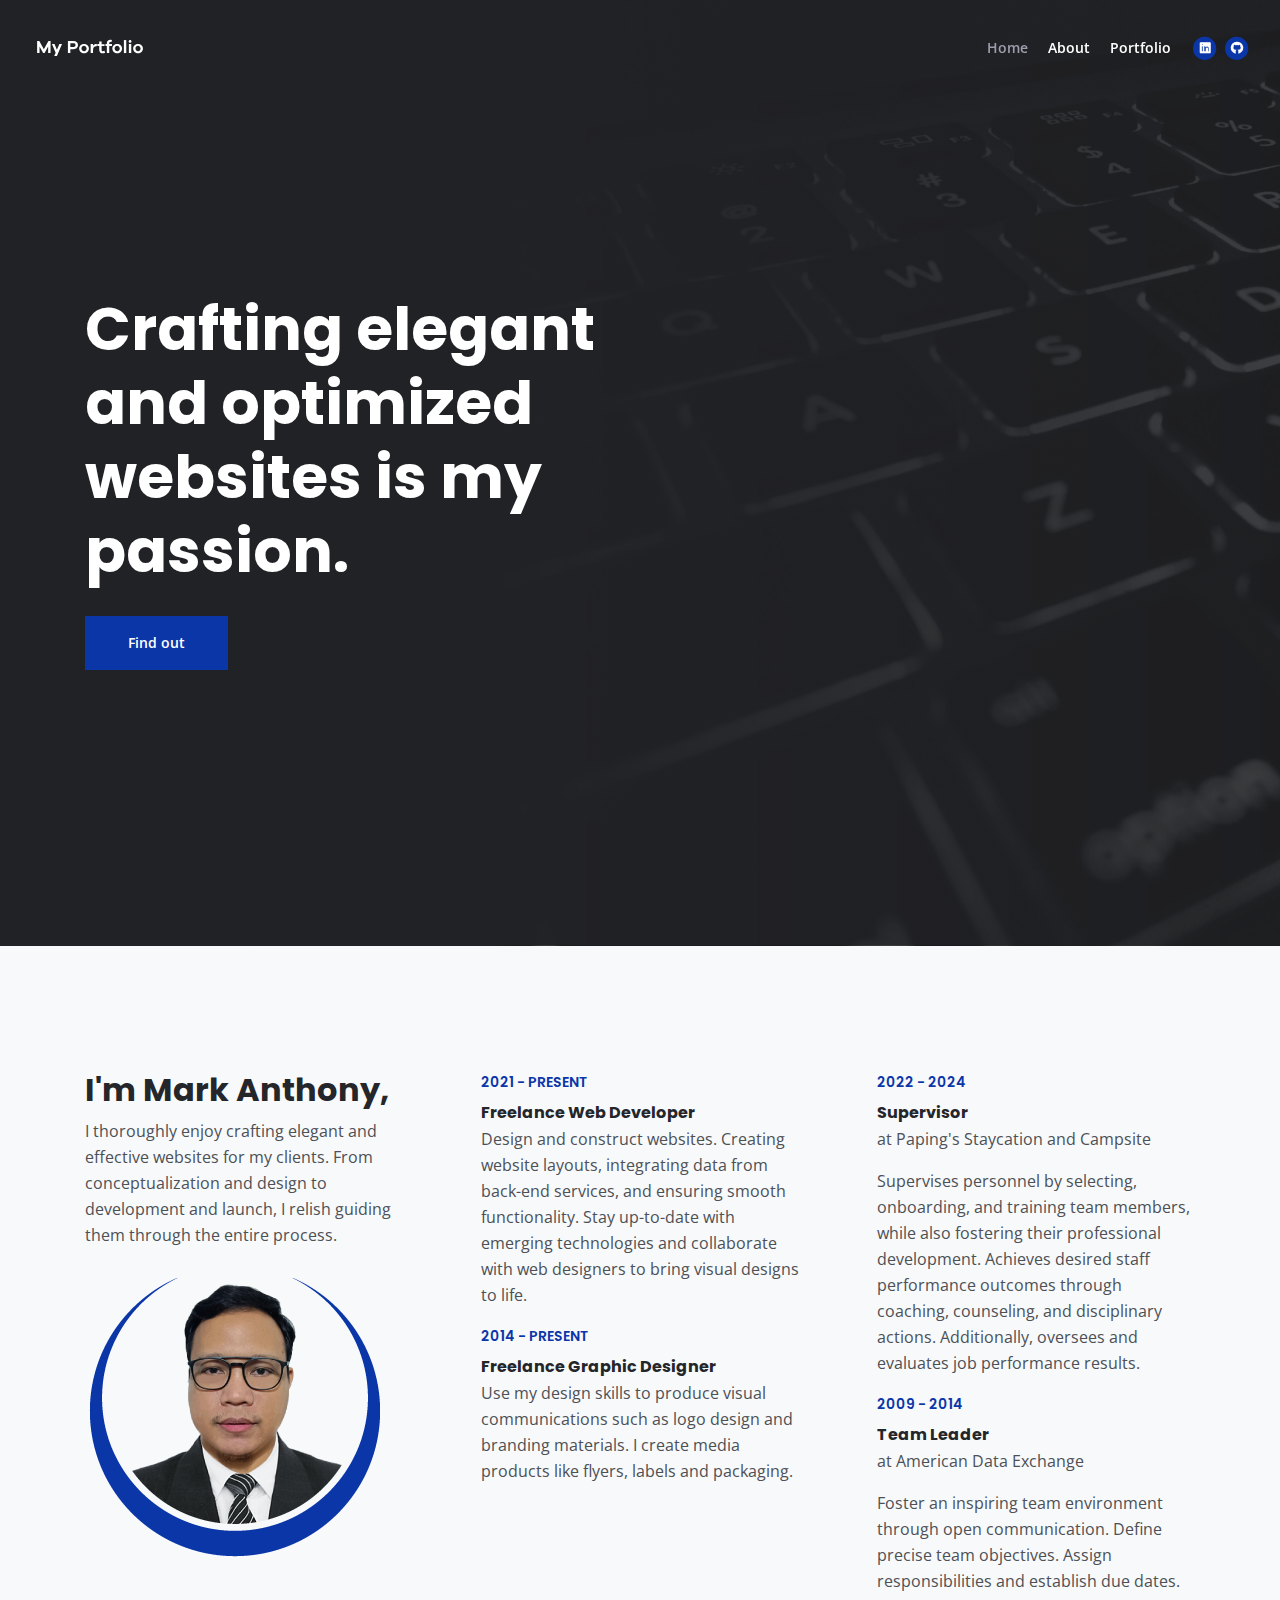
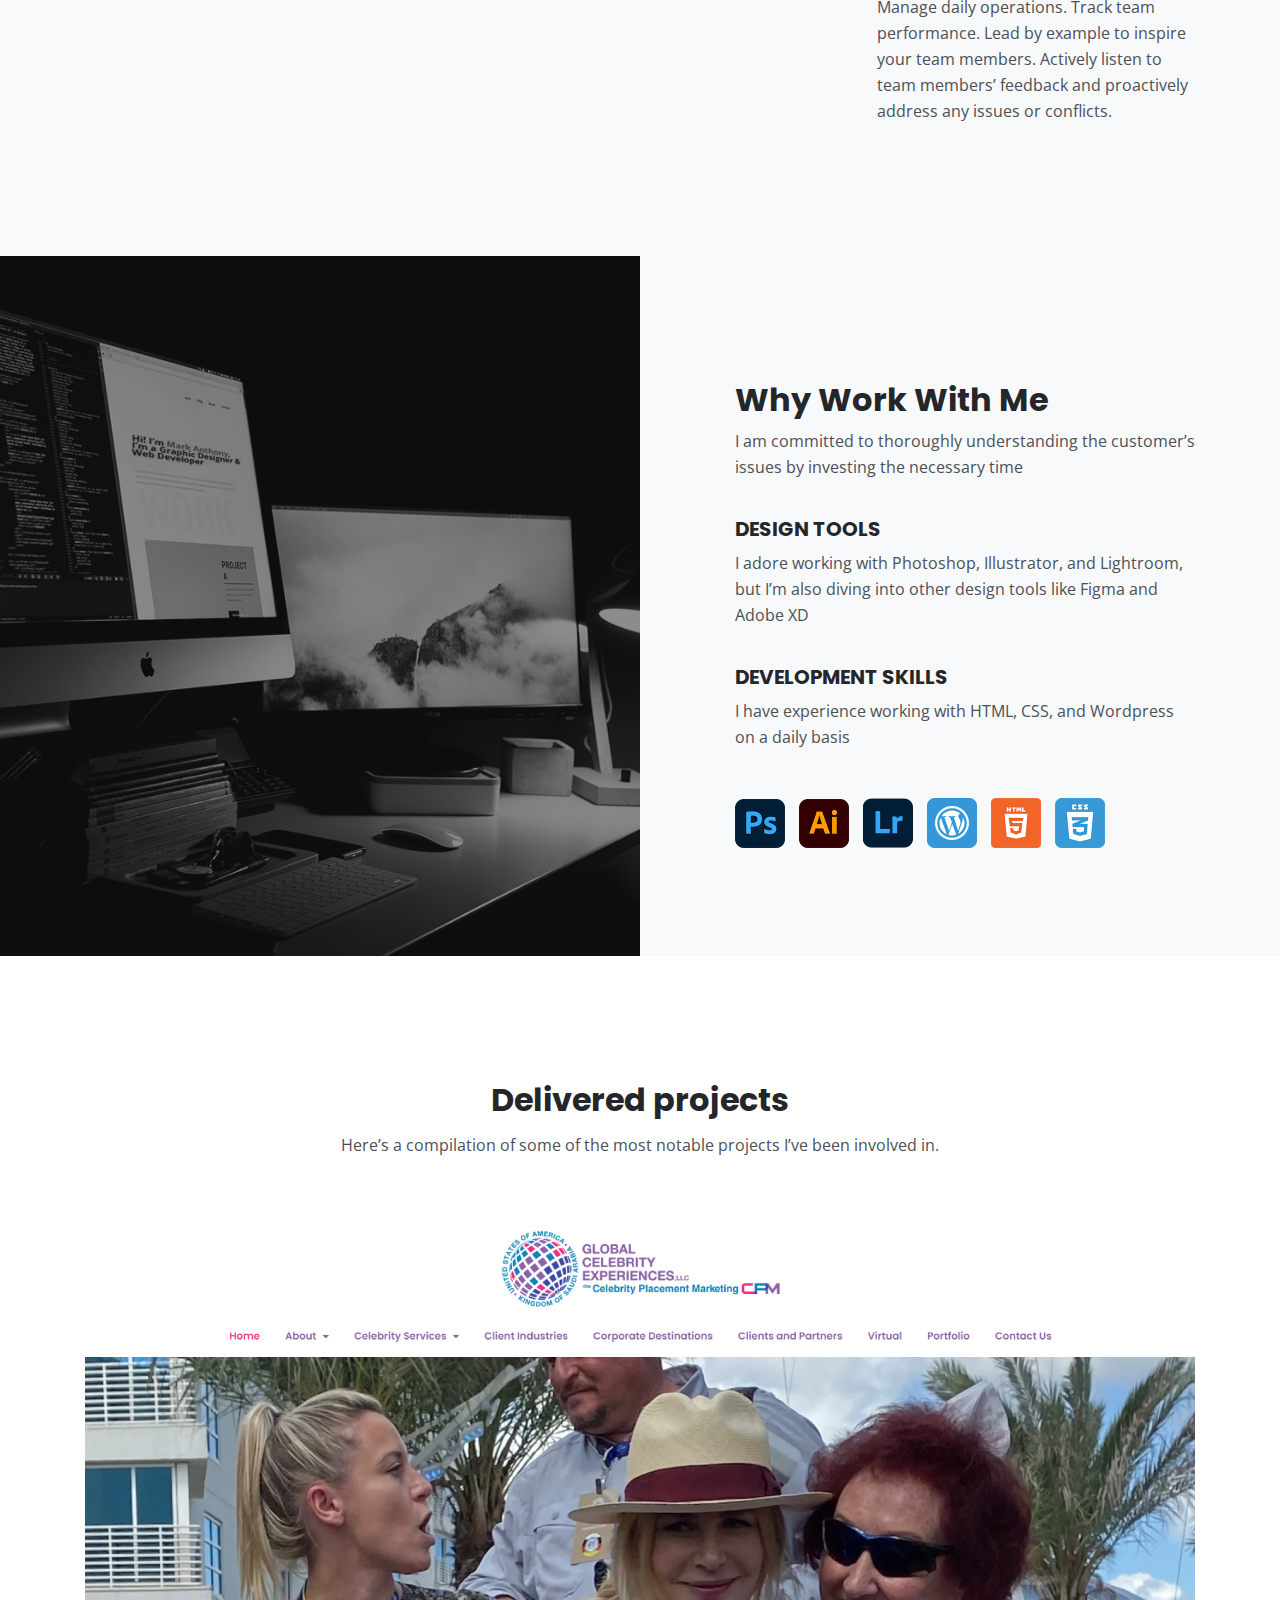
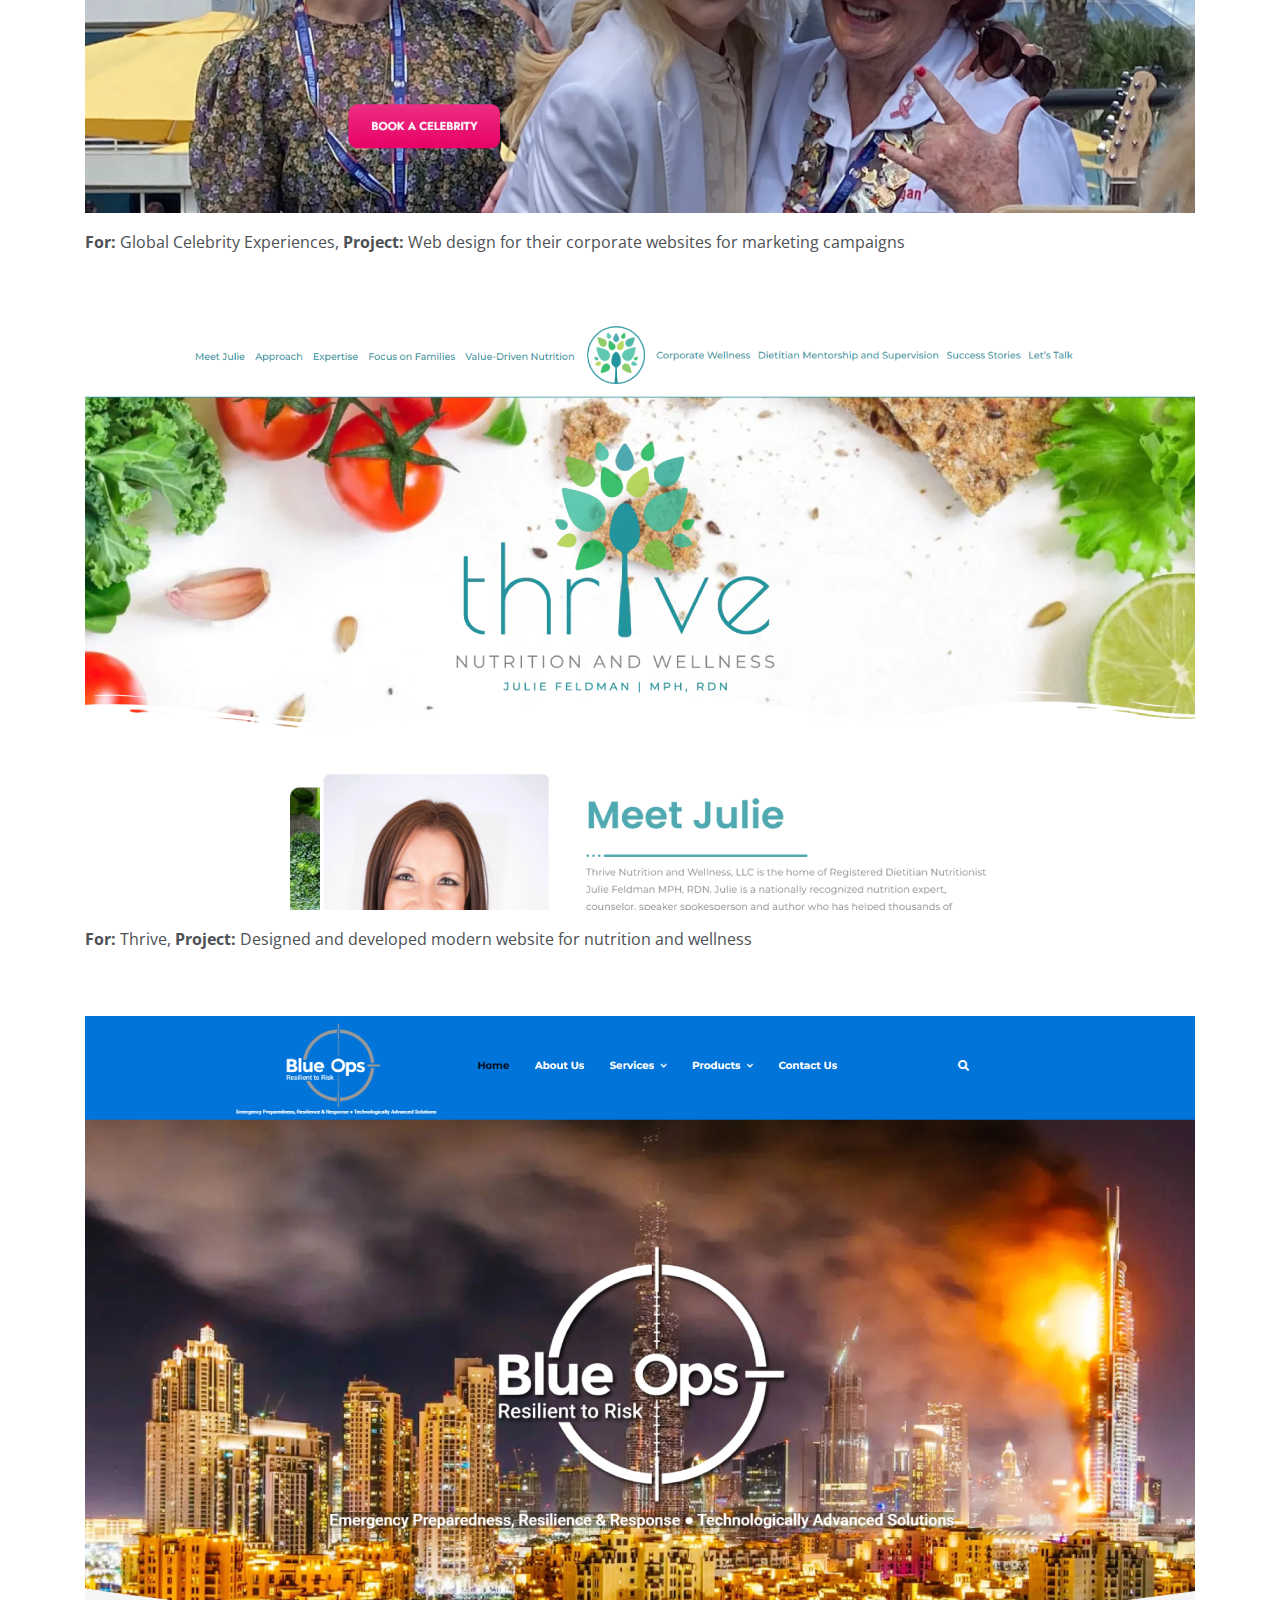
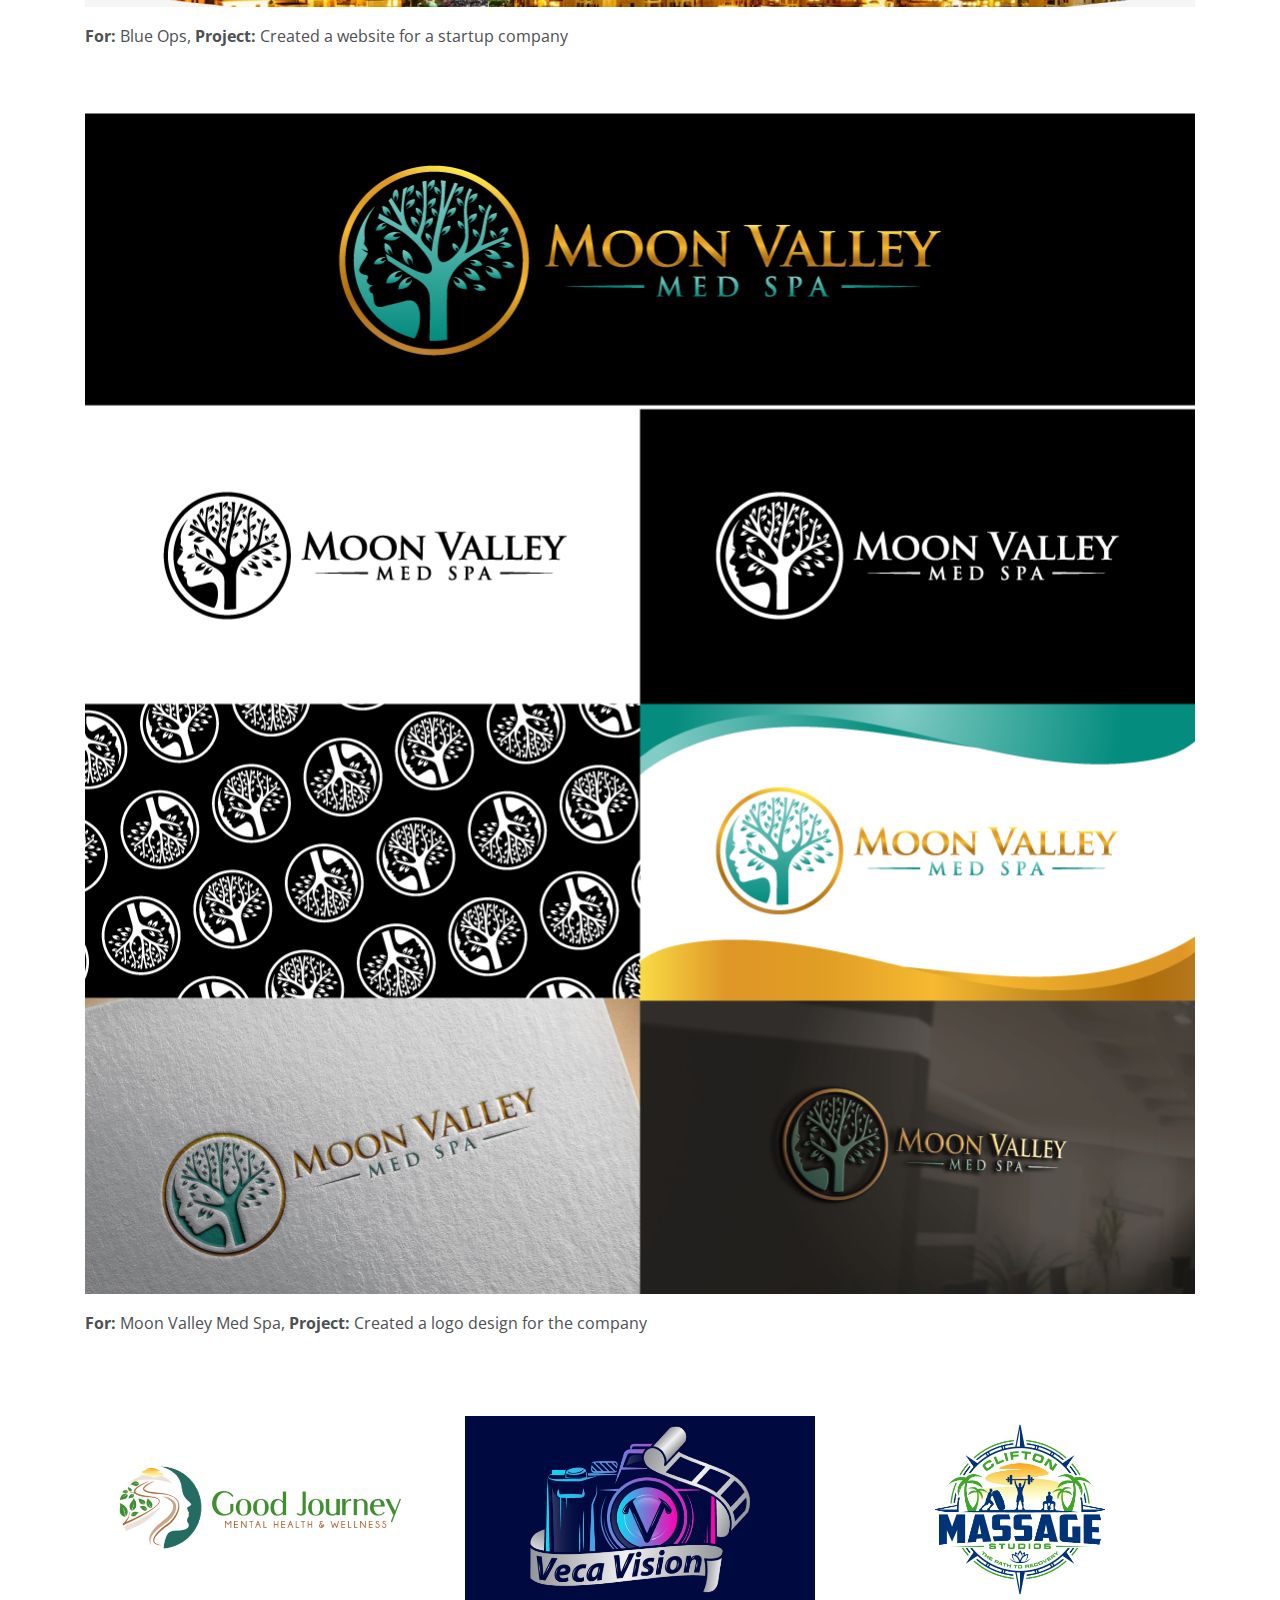
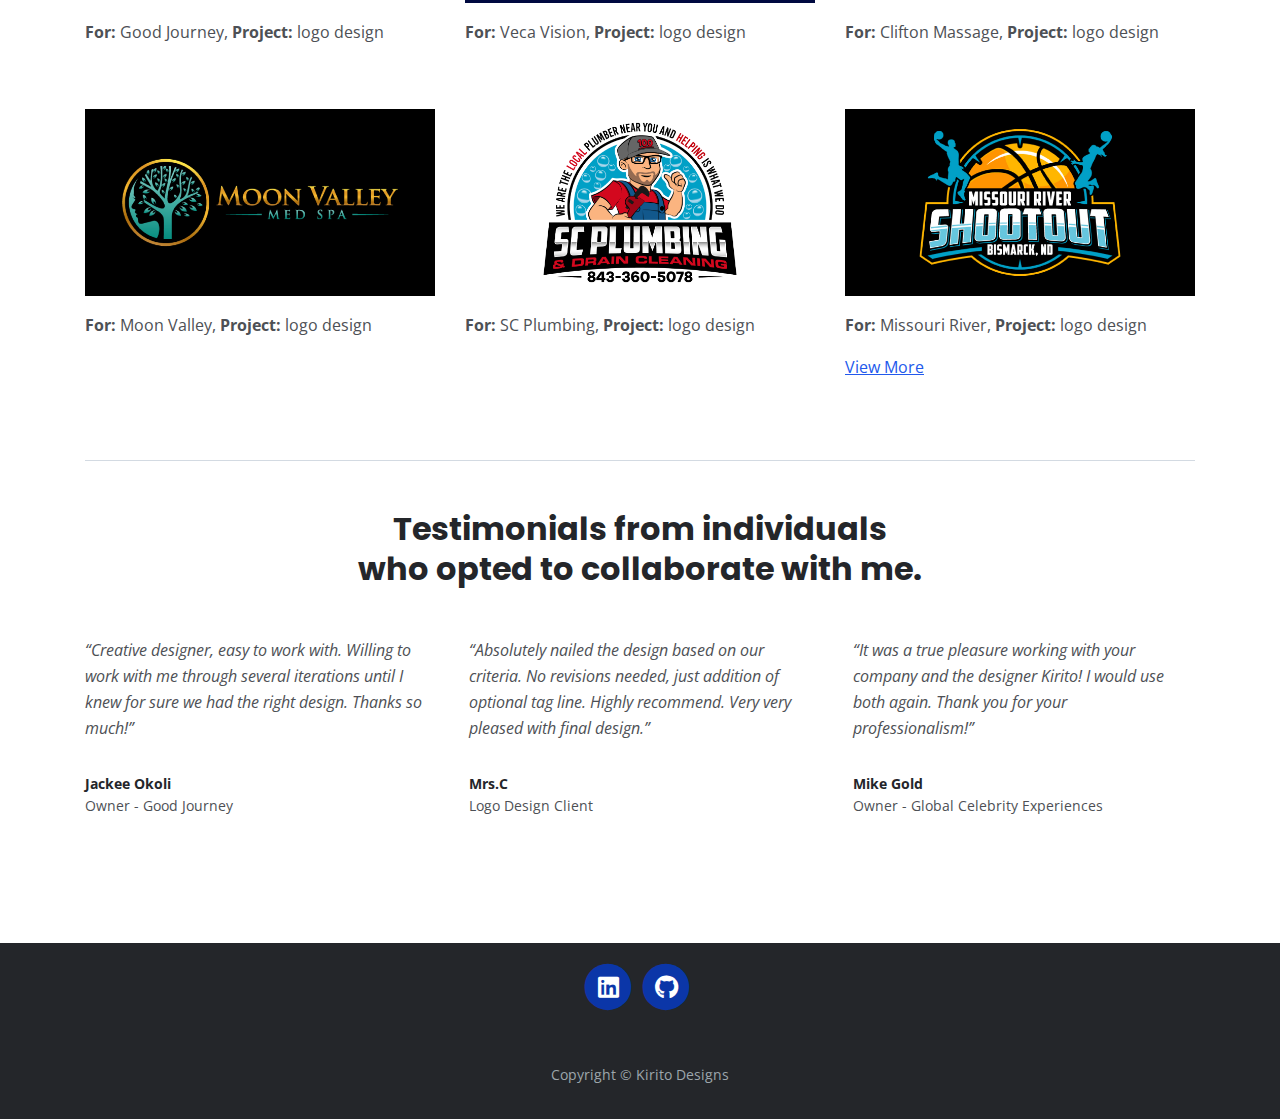
<file: index.html>
<!DOCTYPE html>
<html lang="en" oncontextmenu="return false">
<head>
    <meta charset="utf-8">
    <meta name="viewport" content="width=device-width, initial-scale=1, shrink-to-fit=no">
    <meta name="description" content="Your description">
    <meta name="author" content="Your name">
	<meta property="og:site_name" content="" />
	<meta property="og:site" content="" />
	<meta property="og:title" content=""/>
	<meta property="og:description" content="" />
	<meta property="og:image" content="" />
	<meta property="og:url" content="" />
	<meta name="twitter:card" content="summary_large_image">

    <!-- Webpage Title -->
    <title>My Portfolio</title>
    
    <!-- Styles -->
    <link rel="preconnect" href="https://fonts.gstatic.com">
    <link href="https://fonts.googleapis.com/css2?family=Open+Sans:ital,wght@0,400;0,600;0,700;1,400&family=Poppins:wght@600&display=swap" rel="stylesheet">
    <link href="css/bootstrap.css" rel="stylesheet">
    <link href="css/fontawesome-all.css" rel="stylesheet">
	<link href="css/styles.css" rel="stylesheet">
	
	<!-- Favicon  -->
    <link rel="icon" href="images/favicon.png">
</head>
<body data-spy="scroll" data-target=".fixed-top"oncontextmenu="return false" onkeydown="return false;" onmousedown="return false;"> 
    
    <!-- Navigation -->
    <nav class="navbar navbar-expand-lg fixed-top navbar-dark">
        <div class="container">
            
            <!-- Image Logo -->
           <a class="navbar-brand logo-image" href="index.html"><img src="images/logo.svg" alt="alternative"></a>
            <button class="navbar-toggler p-0 border-0" type="button" data-toggle="offcanvas">
                <span class="navbar-toggler-icon"></span>
            </button>
            <div class="navbar-collapse offcanvas-collapse" id="navbarsExampleDefault">
                <ul class="navbar-nav ml-auto">
                    <li class="nav-item">
                        <a class="nav-link page-scroll" href="#header">Home <span class="sr-only">(current)</span></a>
                    </li>
                    <li class="nav-item">
                        <a class="nav-link page-scroll" href="#about">About</a>
                    </li>
                    <li class="nav-item">
                        <a class="nav-link page-scroll" href="#portfolio">Portfolio</a>
                    </li>
                </ul>
                <span class="nav-item social-icons">
                    <span class="fa-stack">
                        <a href="https://www.linkedin.com/in/mark-anthony-s-alhambra/">
                            <i class="fas fa-circle fa-stack-2x"></i>
                            <i class="fab fa-linkedin fa-stack-1x"></i>
                        </a>
                    </span>
                    <span class="fa-stack">
                        <a href="https://kirito-designs.github.io/Portfolio/">
                            <i class="fas fa-circle fa-stack-2x"></i>
                            <i class="fab fa-github fa-stack-1x"></i>
                        </a>
                    </span>
                </span>
            </div> <!-- end of navbar-collapse -->
        </div> <!-- end of container -->
    </nav> <!-- end of navbar -->
    <!-- end of navigation -->
    <!-- Header -->
    <header id="header" class="header">
        <div class="container">
            <div class="row">
                <div class="col-lg-6">
                    <div class="text-container">
                        <h1 class="h1-large">Crafting elegant and optimized websites is my passion.</h1>
                        <a class="btn-solid-lg page-scroll" href="#about">Find out</a>
                    </div> <!-- end of text-container -->
                </div> <!-- end of col -->
            </div> <!-- end of row -->
        </div> <!-- end of container -->
    </header> <!-- end of header -->
    <!-- end of header -->
    <!-- About-->
    <div id="about" class="basic-1 bg-gray">
        <div class="container">
            <div class="row">
                <div class="col-lg-4">
                    <div class="text-container first">
                        <h2>I'm Mark Anthony,</h2>
                        <p>I thoroughly enjoy crafting elegant and effective websites for my clients. From conceptualization and design to development and launch, I relish guiding them through the entire process.</p>
                        <img src="images/image-1.png" alt="alternative">
                    </div> <!-- end of text-container -->   
                </div> <!-- end of col -->
                <div class="col-lg-4">
                    <div class="text-container second">
                        <div class="time">2021 - PRESENT</div>
                        <h6>Freelance Web Developer</h6>
                        <p>Design and construct websites. Creating website layouts, integrating data from back-end services, and ensuring smooth functionality. Stay up-to-date with emerging technologies and collaborate with web designers to bring visual designs to life.</p>
                        <div class="time">2014 - PRESENT</div>
                        <h6>Freelance Graphic Designer</h6>
                        <p>Use my design skills to produce visual communications such as logo design and branding materials. I create media products like flyers, labels and packaging.</p>
                    </div> <!-- end of text-container -->
                </div> <!-- end of col -->
                <div class="col-lg-4">
                    <div class="text-container third">
                        <div class="time">2022 - 2024</div>
                        <h6>Supervisor</h6>
                        <p>at Paping's Staycation and Campsite</p>
                        <p>Supervises personnel by selecting, onboarding, and training team members, while also fostering their professional development. Achieves desired staff performance outcomes through coaching, counseling, and disciplinary actions. Additionally, oversees and evaluates job performance results.</p>
                        <div class="time">2009 - 2014</div>
                        <h6>Team Leader</h6>
                        <p>at American Data Exchange</p>
                        <p>Foster an inspiring team environment through open communication. Define precise team objectives. Assign responsibilities and establish due dates. Manage daily operations. Track team performance. Lead by example to inspire your team members. Actively listen to team members’ feedback and proactively address any issues or conflicts.</p>
                    </div> <!-- end of text-container -->
                </div> <!-- end of col -->
            </div> <!-- end of row -->
        </div> <!-- end of container -->
    </div> <!-- end of basic-1 -->
    <!-- end of about -->
    <!-- Details -->
	<div class="split">
		<div class="area-1">
		</div><!-- end of area-1 on same line and no space between comments to eliminate margin white space --><div class="area-2 bg-gray">
            <div class="container">    
                <div class="row">
                    <div class="col-lg-12">     
                        
                        <!-- Text Container -->
                        <div class="text-container">
                            <h2>Why Work With Me</h2>
                            <p>I am committed to thoroughly understanding the customer’s issues by investing the necessary time</p>
                            <h5>DESIGN TOOLS</h5>
                            <p>I adore working with Photoshop, Illustrator, and Lightroom, but I’m also diving into other design tools like Figma and Adobe XD</p>
                            <h5>DEVELOPMENT SKILLS</h5>
                            <p>I have experience working with HTML, CSS, and Wordpress on a daily basis</p>
                            
                            <div class="icons-container">
                                <img src="images/details-icon-photoshop.png" alt="alternative">
                                <img src="images/details-icon-illustrator.png" alt="alternative">
                                <img src="images/details-icon-lightroom.png" alt="alternative">
                                <img src="images/details-icon-wordpress.png" alt="alternative">
                                <img src="images/details-icon-html.png" alt="alternative">
                                <img src="images/details-icon-css.png" alt="alternative">
                            </div> <!-- end of icons-container -->
                        </div> <!-- end of text-container -->
                        <!-- end of text container -->
                    </div> <!-- end of col -->
                </div> <!-- end of row -->
            </div> <!-- end of container -->
		</div> <!-- end of area-2 -->
    </div> <!-- end of split -->
    <!-- end of details -->
    <!-- Portfolio -->
    <div id="portfolio" class="basic-3">
        <div class="container">
            <div class="row">
                <div class="col-lg-12">
                    <h2 class="h2-heading">Delivered projects</h2>
                    <p class="p-heading">Here’s a compilation of some of the most notable projects I’ve been involved in.</p>
                </div> <!-- end of col -->
            </div> <!-- end of row -->
            <div class="row">
                <div class="col-lg-12">
                    <div class="text-container">
                        <div class="image-container">                          
                                <img class="img-fluid" src="images/project-1.png" alt="alternative">                         
                        </div> <!-- end of image-container -->
                        <p><strong>For:</strong> Global Celebrity Experiences, <strong>Project:</strong> Web design for their corporate websites for marketing campaigns</a></p>
                    </div> <!-- end of text-container -->
                    <div class="text-container">
                        <div class="image-container">
                                <img class="img-fluid" src="images/project-2.png" alt="alternative">
                        </div> <!-- end of image-container -->
                        <p><strong>For:</strong> Thrive, <strong>Project:</strong> Designed and developed modern website for nutrition and wellness</a></p>
                    </div> <!-- end of text-container -->
                    <div class="text-container">
                        <div class="image-container">
                                <img class="img-fluid" src="images/project-3.png" alt="alternative">
                        </div> <!-- end of image-container -->
                        <p><strong>For:</strong> Blue Ops, <strong>Project:</strong> Created a website for a startup company</a></p>
                    </div> <!-- end of text-container -->
                    <div class="text-container">
                        <div class="image-container">
                                <img class="img-fluid" src="images/project-4.png" alt="alternative">
                        </div> <!-- end of image-container -->
                        <p><strong>For:</strong> Moon Valley Med Spa, <strong>Project:</strong> Created a logo design for the company</a></p>
                    </div> <!-- end of text-container -->
                </div> <!-- end of col -->
            </div> <!-- end of row -->
        </div> <!-- end of container -->
    </div> <!-- end of basic-3 -->
    <!-- end of projects -->
    <!-- Works -->
    <div class="basic-4">
        <div class="container">
            <div class="row">
                <div class="col-lg-4">
                    <div class="text-container">
                        <div class="image-container">
                            <a href="project.html">
                                <img class="img-fluid" src="images/work-1.png" alt="alternative">
                            </a>
                        </div> <!-- end of image-container -->
                        <p><strong>For:</strong> Good Journey, <strong>Project:</strong> logo design</p>
                    </div> <!-- end of text-container -->
                </div> <!-- end of col -->
                <div class="col-lg-4">
                    <div class="text-container">
                        <div class="image-container">
                            <a href="project.html">
                                <img class="img-fluid" src="images/work-2.png" alt="alternative">
                            </a>
                        </div> <!-- end of image-container -->
                        <p><strong>For:</strong> Veca Vision, <strong>Project:</strong> logo design</p>
                    </div> <!-- end of text-container -->
                </div> <!-- end of col -->
                <div class="col-lg-4">
                    <div class="text-container">
                        <div class="image-container">
                            <a href="project.html">
                                <img class="img-fluid" src="images/work-3.png" alt="alternative">
                            </a>
                        </div> <!-- end of image-container -->
                        <p><strong>For:</strong> Clifton Massage, <strong>Project:</strong> logo design</p>
                    </div> <!-- end of text-container -->
                </div> <!-- end of col -->
            </div> <!-- end of row -->
            <div class="row">
                <div class="col-lg-4">
                    <div class="text-container">
                        <div class="image-container">
                            <a href="project.html">
                                <img class="img-fluid" src="images/work-4.png" alt="alternative">
                            </a>
                        </div> <!-- end of image-container -->
                        <p><strong>For:</strong> Moon Valley, <strong>Project:</strong> logo design</p>
                    </div> <!-- end of text-container -->
                </div> <!-- end of col -->
                <div class="col-lg-4">
                    <div class="text-container">
                        <div class="image-container">
                            <a href="project.html">
                                <img class="img-fluid" src="images/work-5.png" alt="alternative">
                            </a>
                        </div> <!-- end of image-container -->
                        <p><strong>For:</strong> SC Plumbing, <strong>Project:</strong> logo design</p>  
                        </div> <!-- end of text-container -->
                </div> <!-- end of col -->
                <div class="col-lg-4">
                    <div class="text-container">
                        <div class="image-container">
                            <a href="project.html">
                                <img class="img-fluid" src="images/work-6.png" alt="alternative">
                            </a>
                        </div> <!-- end of image-container -->
                        <p><strong>For:</strong> Missouri River, <strong>Project:</strong> logo design</p>
                        <a class="blue" href="project.html">View More</a>
                    </div> <!-- end of text-container -->
                </div> <!-- end of col -->
            </div> <!-- end of row -->
        </div> <!-- end of container -->
    </div> <!-- end of basic-4 -->
    <!-- end of works -->
    
<!-- Section Divider -->
<div class="container">
    <div class="row">
        <div class="col-lg-12">
            <hr class="section-divider">
        </div> <!-- end of col -->
    </div> <!-- end of row -->
</div> <!-- end of container -->
<!-- end of section divider -->
    <!-- Testimonials -->
    <div class="cards-1">
        <div class="container">
            <div class="row">
                <div class="col-lg-12">
                    <h2 class="h2-heading">Testimonials from individuals who opted to collaborate with me.</h2>
                </div> <!-- end of col -->
            </div> <!-- end of row -->
            <div class="row">
                <div class="col-lg-12">
                    <!-- Card -->
                    <div class="card">
                        <div class="card-body">
                            <p class="testimonial-text">“Creative designer, easy to work with. Willing to work with me through several iterations until I knew for sure we had the right design. Thanks so much!”</p>
                            <div class="details">
                                <div class="text">
                                    <div class="testimonial-author">Jackee Okoli</div>
                                    <div class="occupation">Owner - Good Journey</div>
                                </div> <!-- end of text -->
                            </div> <!-- end of testimonial-details -->
                        </div>
                    </div>
                    <!-- end of card -->
                    <!-- Card -->
                    <div class="card">
                        <div class="card-body">
                            <p class="testimonial-text">“Absolutely nailed the design based on our criteria. No revisions needed, just addition of optional tag line. Highly recommend. Very very pleased with final design.”</p>
                            <div class="details">
                                <div class="text">
                                    <div class="testimonial-author">Mrs.C</div>
                                    <div class="occupation">Logo Design Client</div>
                                </div> <!-- end of text -->
                            </div> <!-- end of testimonial-details -->
                        </div>
                    </div>
                    <!-- end of card -->
                    <!-- Card -->
                    <div class="card">
                        <div class="card-body">
                            <p class="testimonial-text">“It was a true pleasure working with your company and the designer Kirito! I would use both again. Thank you for your professionalism!”</p>
                            <div class="details">
                                <div class="text">
                                    <div class="testimonial-author">Mike Gold</div>
                                    <div class="occupation">Owner - Global Celebrity Experiences</div>
                                </div> <!-- end of text -->
                            </div> <!-- end of testimonial-details -->
                        </div>
                    </div>
                    <!-- end of card -->
                </div> <!-- end of col -->
            </div> <!-- end of row -->
        </div> <!-- end of container -->
    </div> <!-- end of cards-1 -->
    <!-- end of testimonials -->
    <!-- Footer -->
    <div class="footer bg-gray">
        <div class="container">
            <div class="row">
                <div class="col-lg-12">
                    <div class="social-container">
                        <span class="fa-stack">
                            <a href="https://www.linkedin.com/in/mark-anthony-s-alhambra/">
                                <i class="fas fa-circle fa-stack-2x"></i>
                                <i class="fab fa-linkedin fa-stack-1x"></i>
                            </a>
                        </span>
                        <span class="fa-stack">
                            <a href="https://kirito-designs.github.io/Portfolio/">
                                <i class="fas fa-circle fa-stack-2x"></i>
                                <i class="fab fa-github fa-stack-1x"></i>
                            </a>
                        </span>
                    </div> <!-- end of social-container -->
                </div> <!-- end of col -->
            </div> <!-- end of row -->
        </div> <!-- end of container -->
    </div> <!-- end of footer -->  
    <!-- end of footer -->
    <!-- Copyright -->
    <div class="copyright bg-gray">
        <div class="container">
            <div class="row">
                <div class="col-lg-12">
                    <p class="p-small">Copyright © <a class="no-line" href="#header">Kirito Designs</a></p>
                </div> <!-- end of col -->
            </div> <!-- enf of row -->
        </div> <!-- end of container -->   
    </div> <!-- end of copyright --> 
    <!-- end of copyright -->	
    <!-- Scripts -->
    <script src="js/jquery.min.js"></script> <!-- jQuery for Bootstrap's JavaScript plugins -->
    <script src="js/bootstrap.min.js"></script> <!-- Bootstrap framework -->
    <script src="js/jquery.easing.min.js"></script> <!-- jQuery Easing for smooth scrolling between anchors -->
    <script src="js/scripts.js"></script> <!-- Custom scripts -->
</body>
</html>
</file>
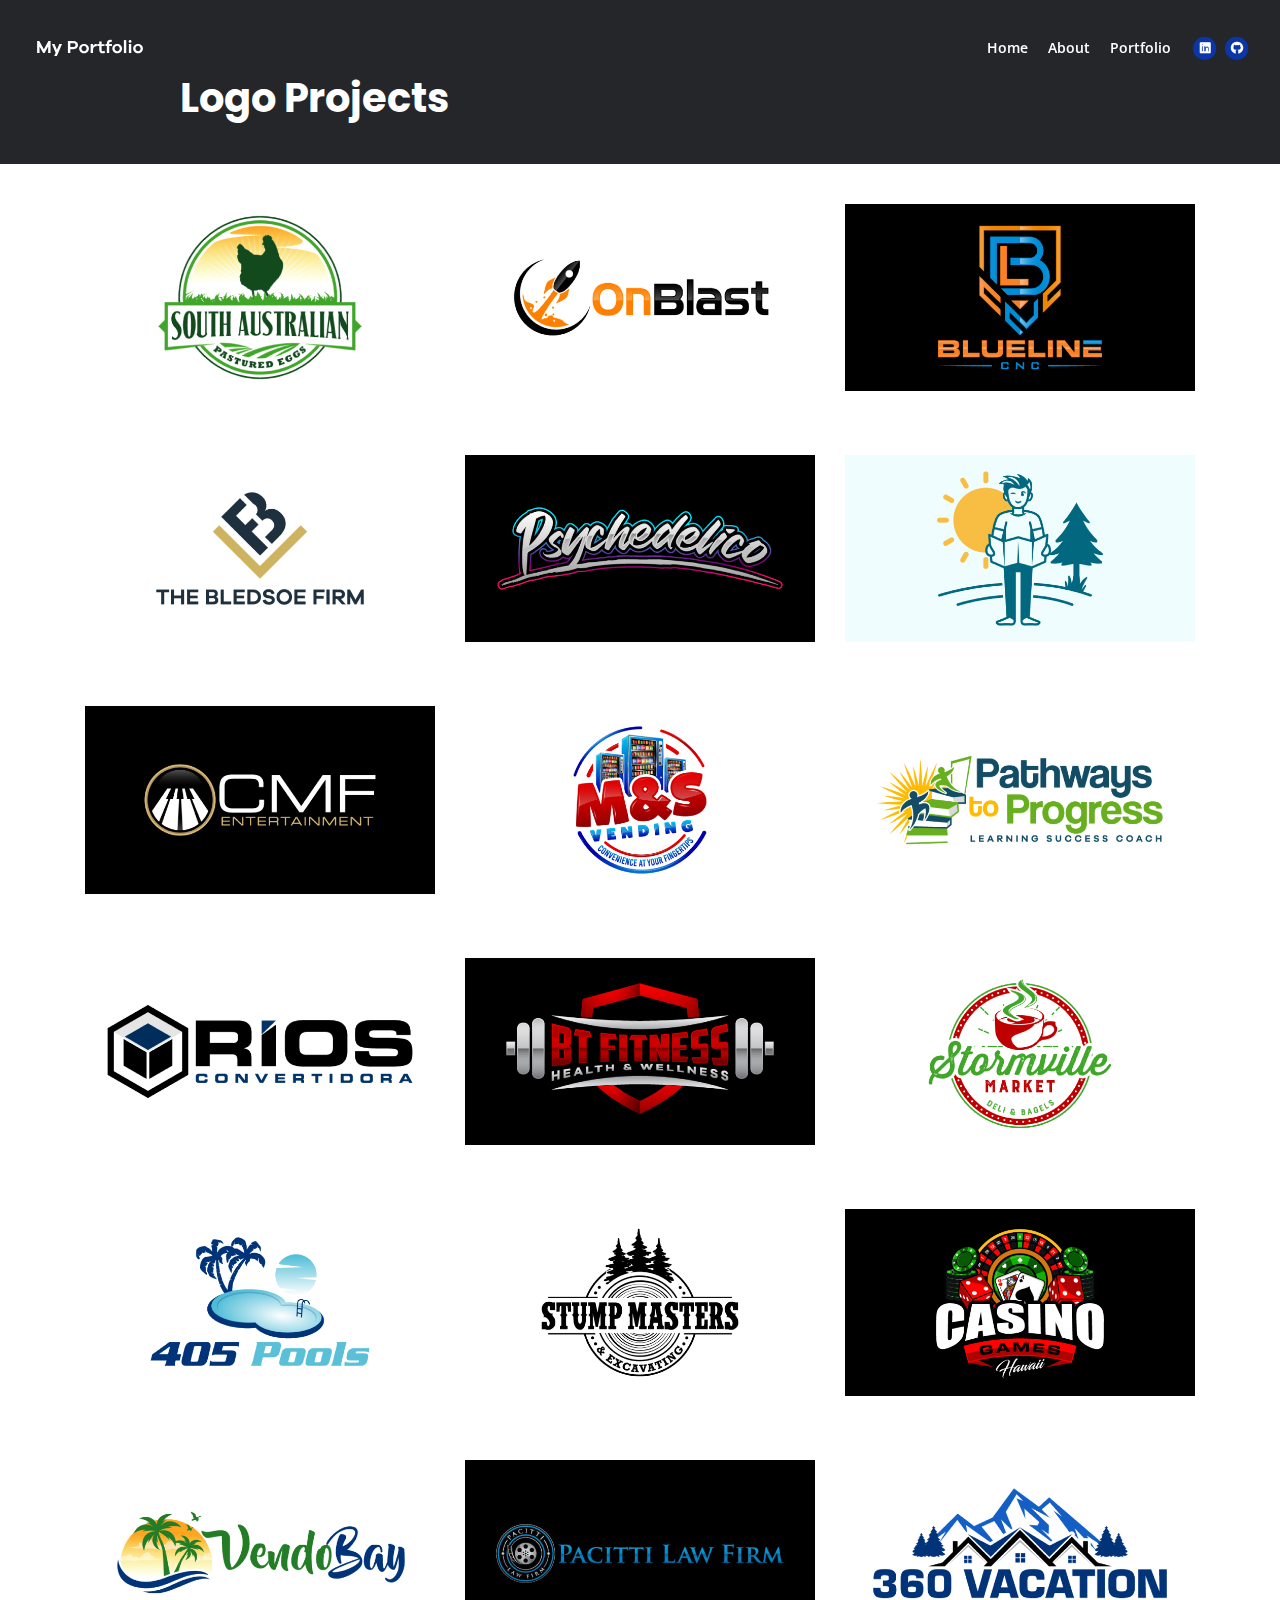
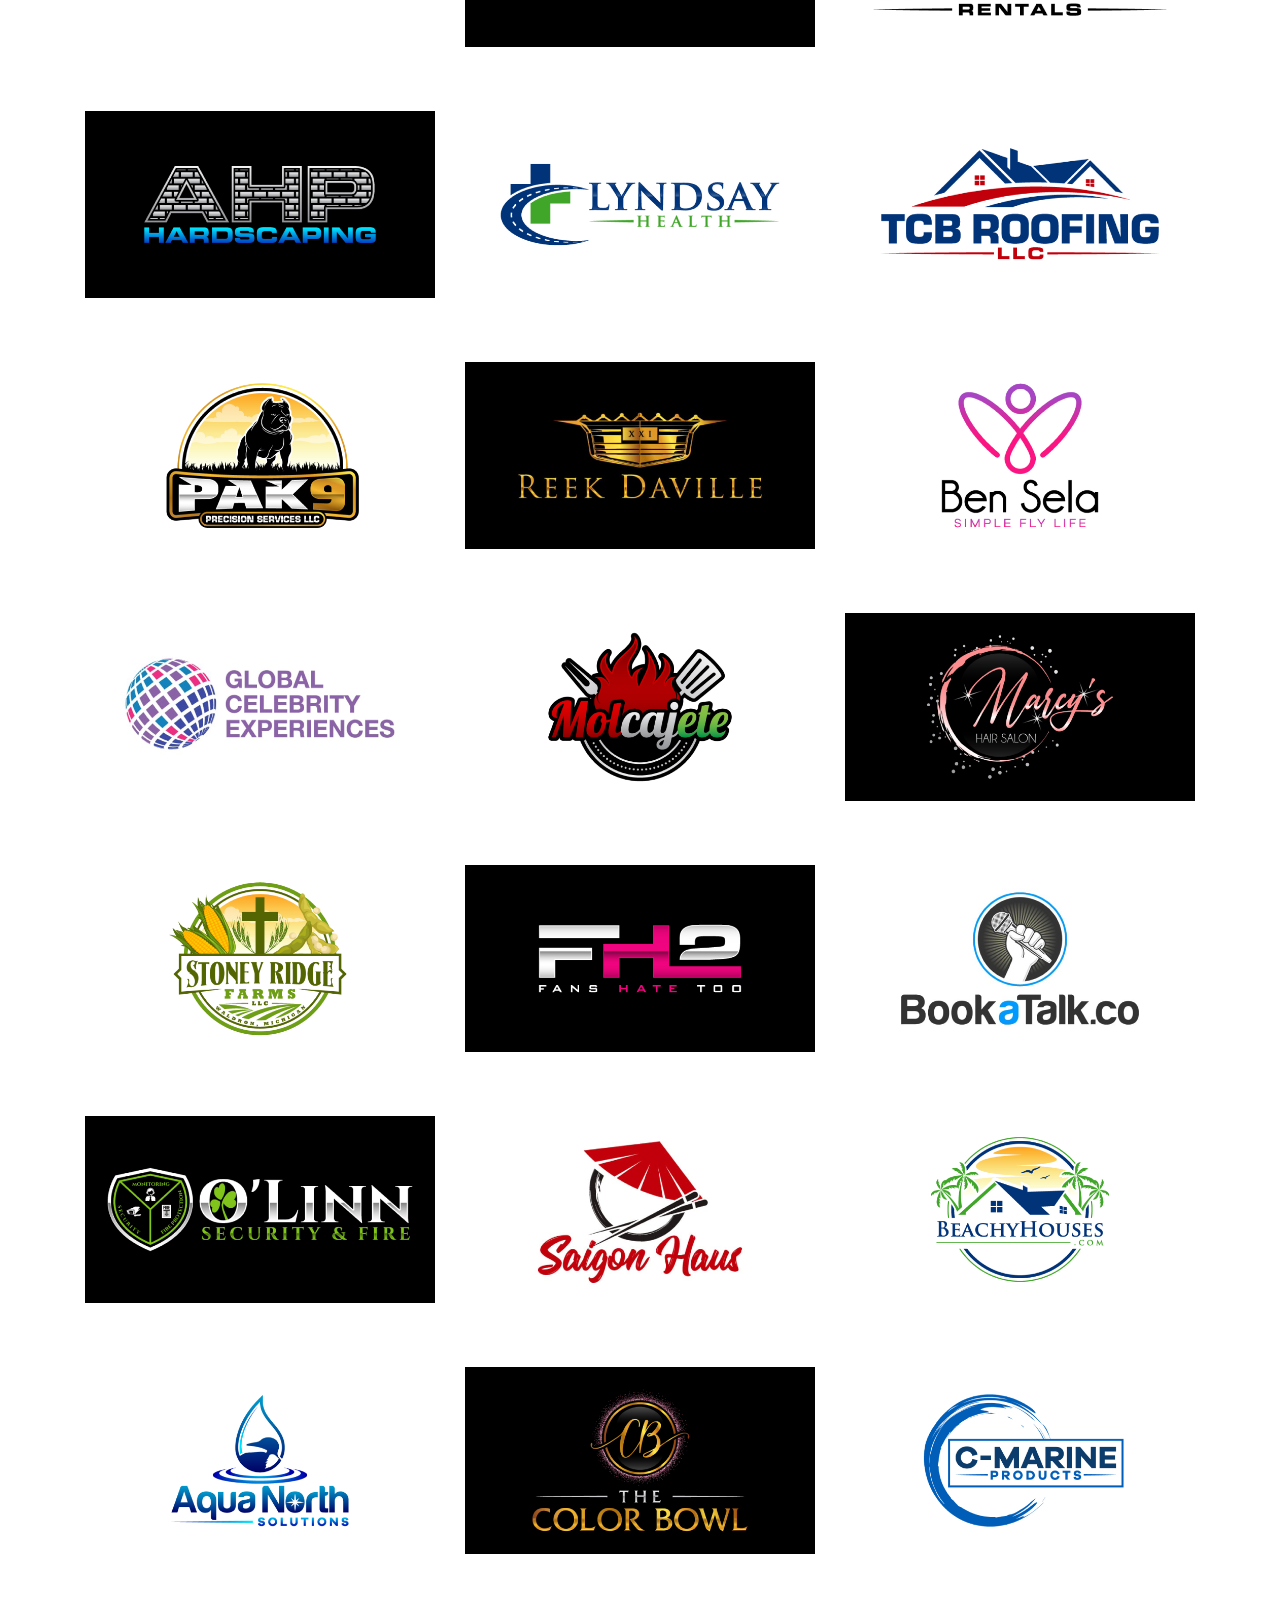
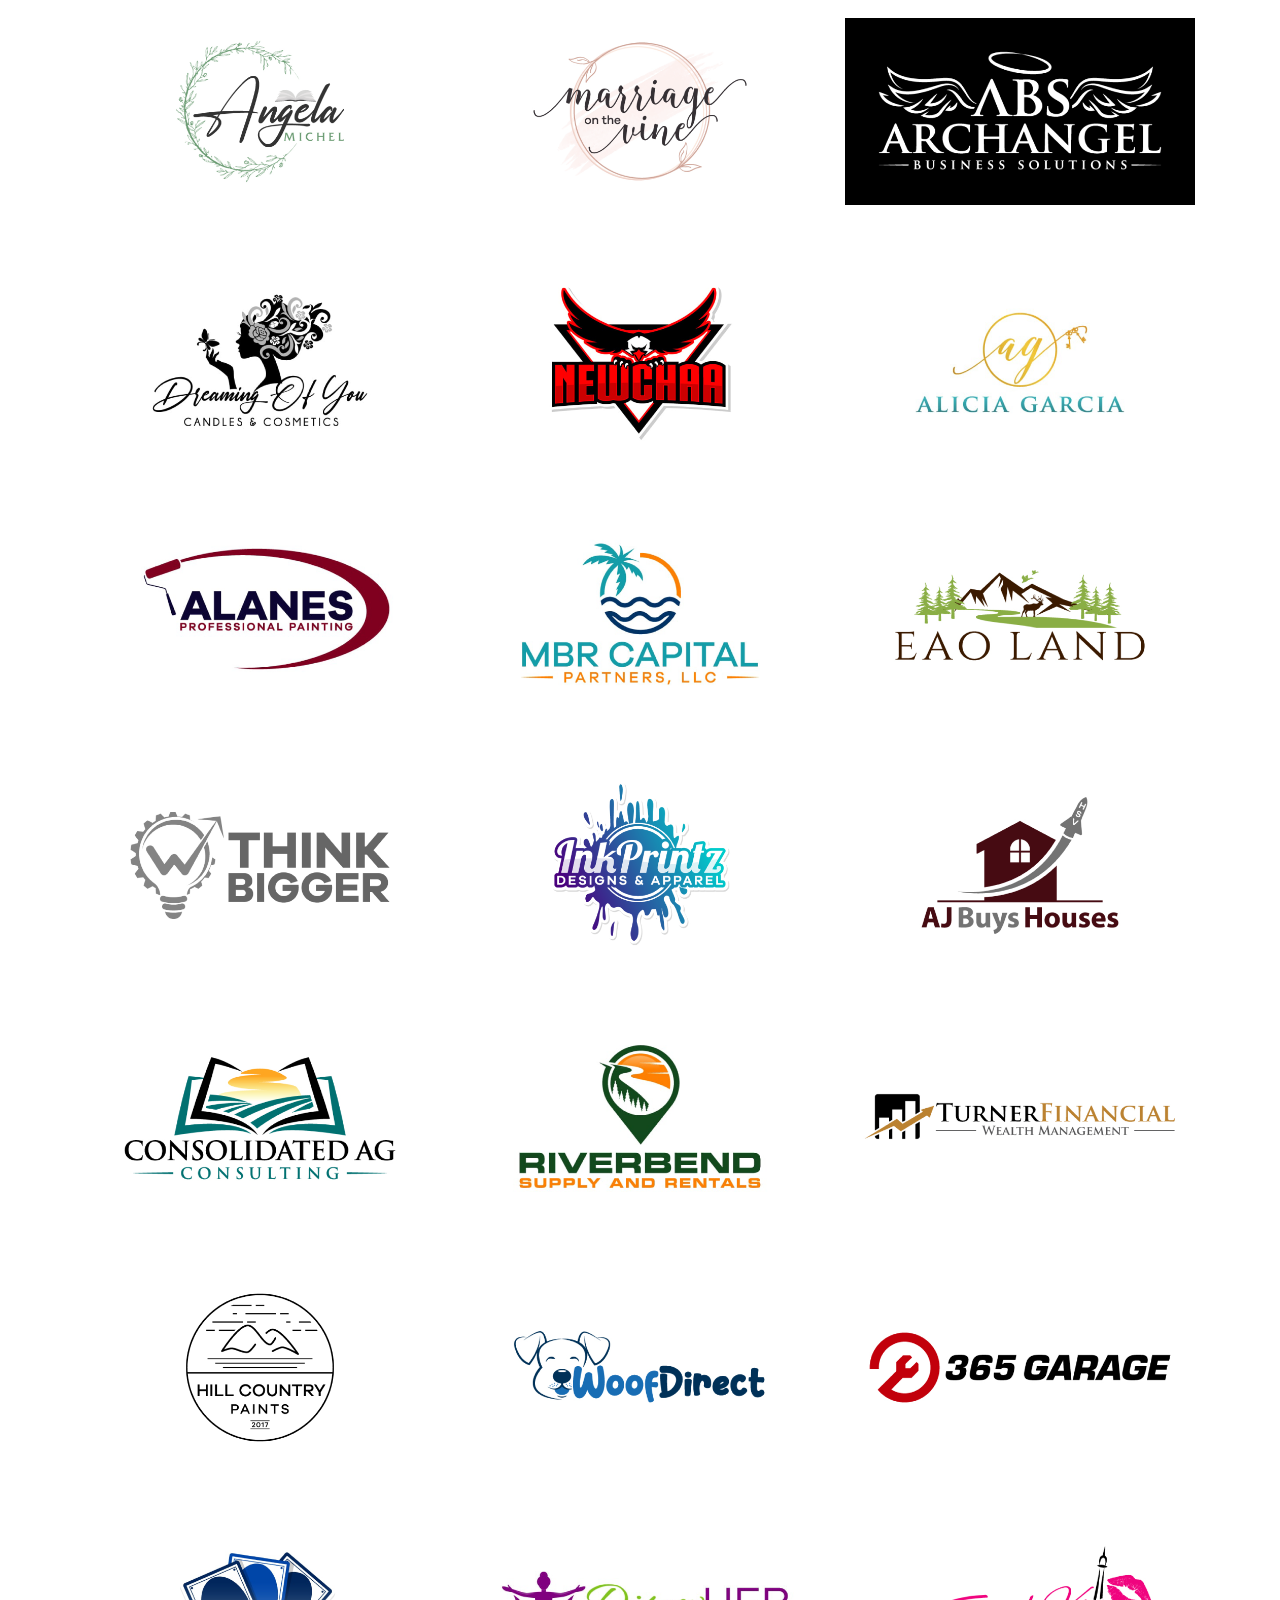
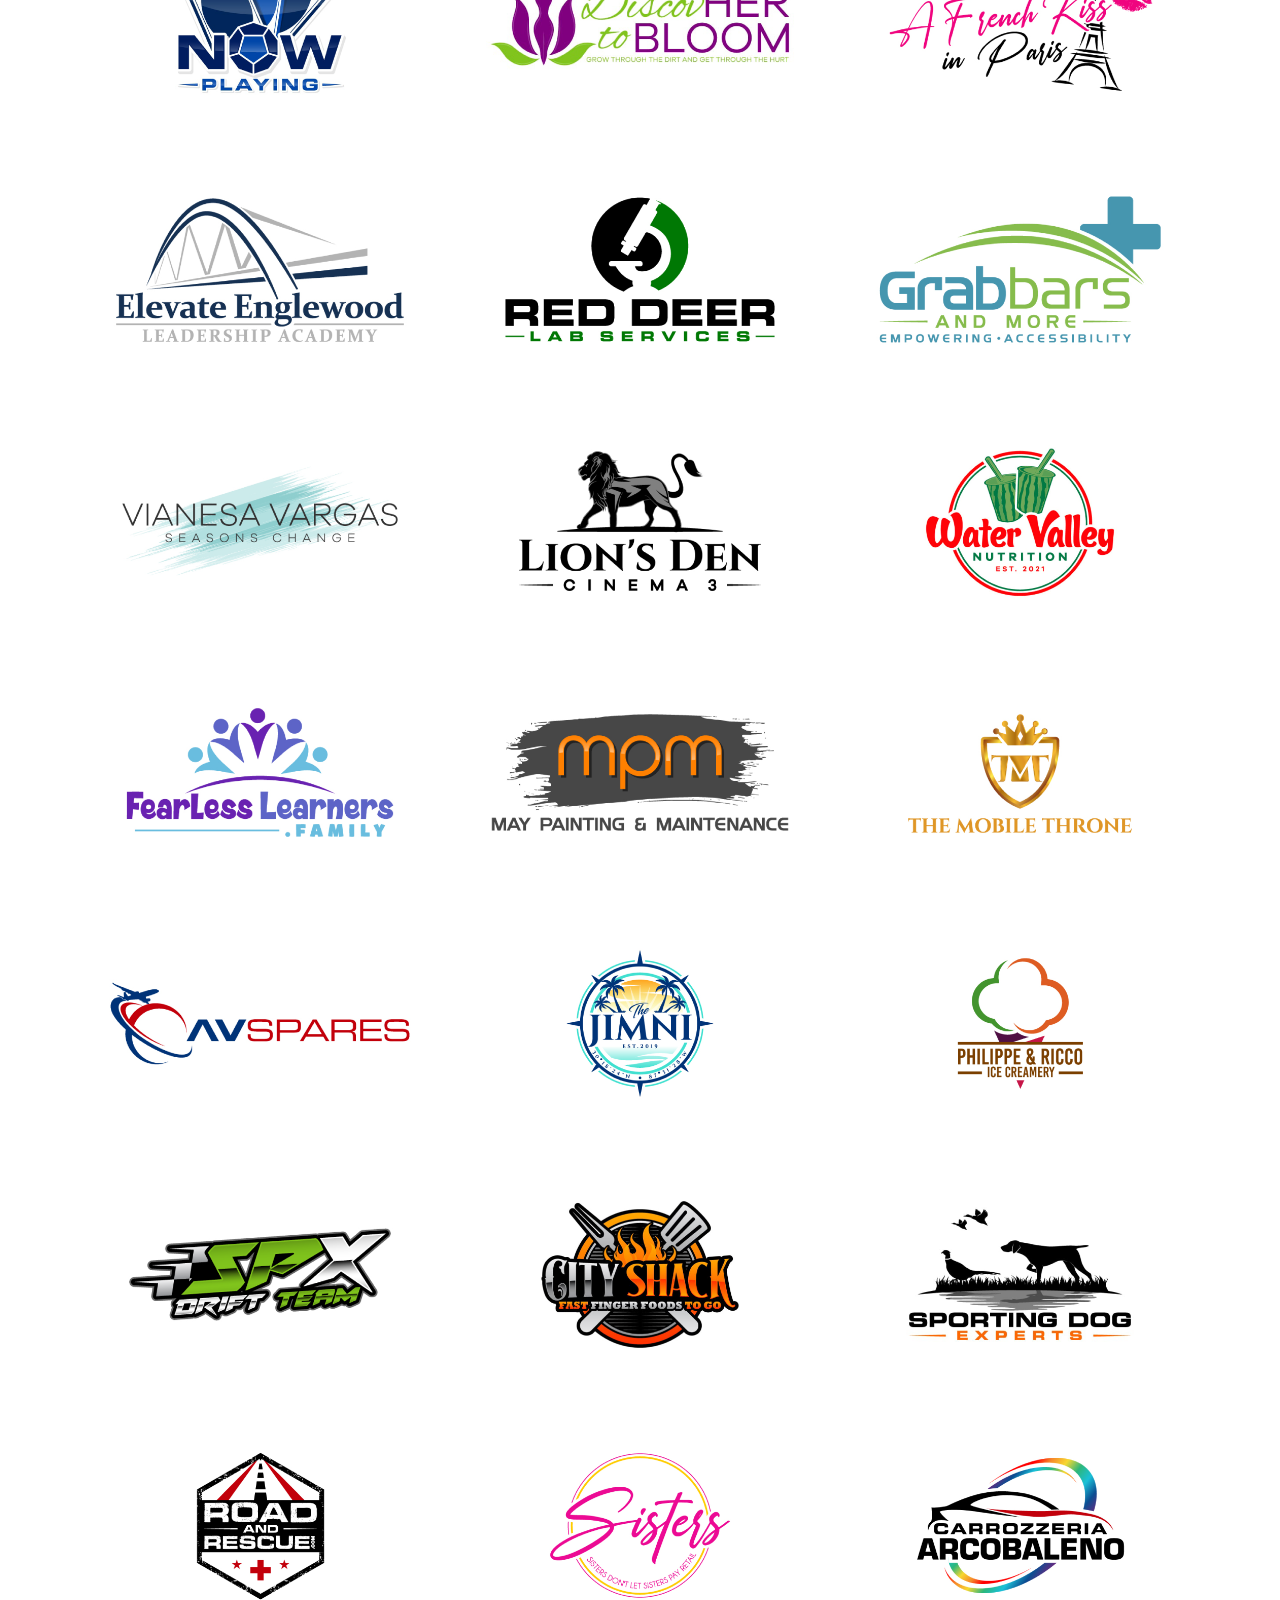
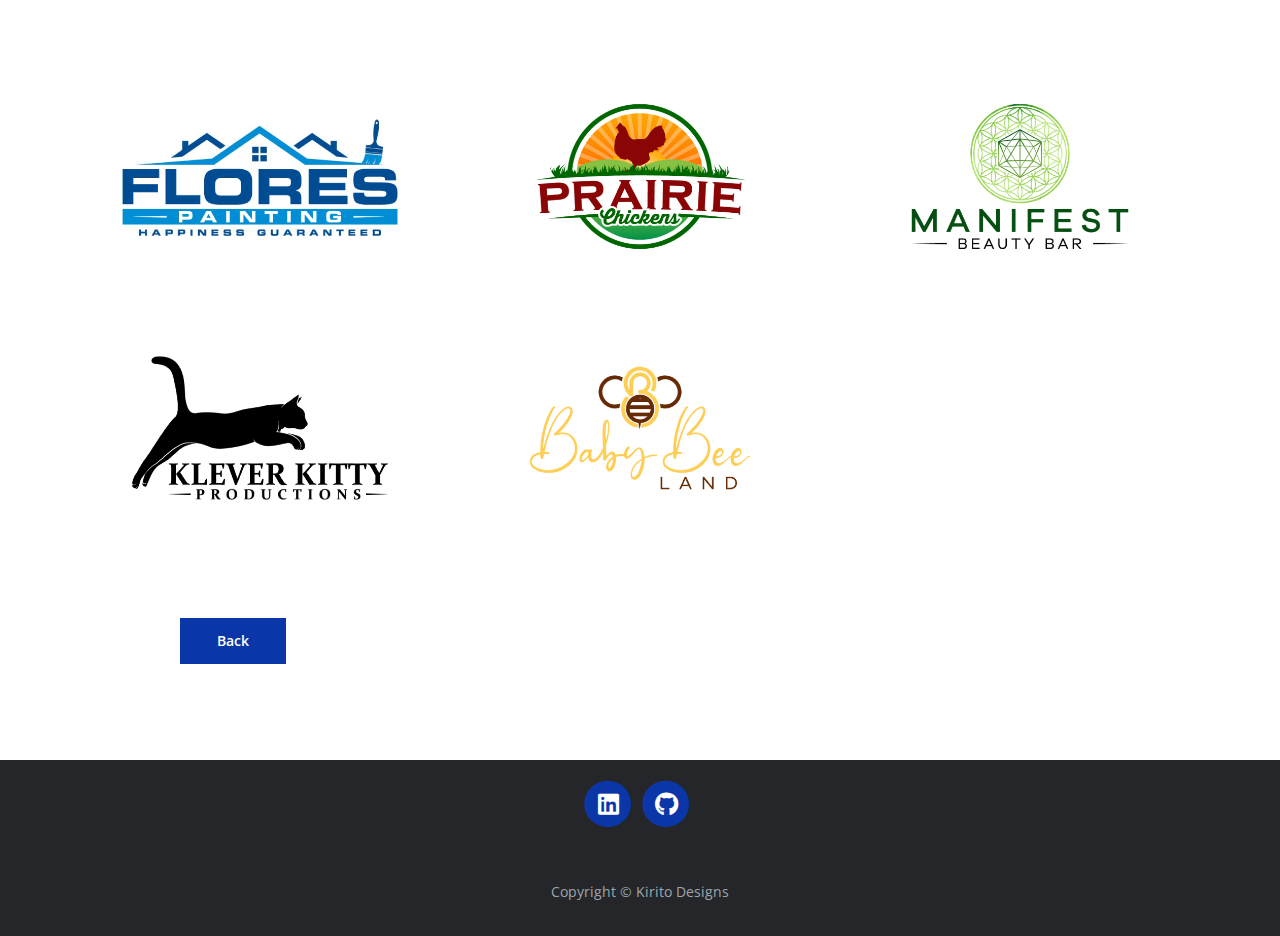
<file: project.html>
<!DOCTYPE html>
<html lang="en" oncontextmenu="return false">
<head>
    <meta charset="utf-8">
    <meta name="viewport" content="width=device-width, initial-scale=1, shrink-to-fit=no">
    
    <meta name="description" content="Your description">
    <meta name="author" content="Your name">
	<meta property="og:site_name" content="" /> 
	<meta property="og:site" content="" /> 
	<meta property="og:title" content=""/> 
	<meta property="og:description" content="" /> 
	<meta property="og:image" content="" /> 
	<meta property="og:url" content="" /> 
	<meta name="twitter:card" content="summary_large_image"> 

    <!-- Webpage Title -->
    <title>Logo Projects</title>
    
    <!-- Styles -->
    <link rel="preconnect" href="https://fonts.gstatic.com">
    <link href="https://fonts.googleapis.com/css2?family=Open+Sans:ital,wght@0,400;0,600;0,700;1,400&family=Poppins:wght@600&display=swap" rel="stylesheet">
    <link href="css/bootstrap.css" rel="stylesheet">
    <link href="css/fontawesome-all.css" rel="stylesheet">
	<link href="css/styles.css" rel="stylesheet">
	
	<!-- Favicon  -->
    <link rel="icon" href="images/favicon.png">
</head>
<body data-spy="scroll" data-target=".fixed-top" oncontextmenu="return false" onkeydown="return false;" onmousedown="return false;"> 
    <!-- Navigation -->
    <nav class="navbar navbar-expand-lg fixed-top navbar-dark">
        <div class="container">        
            <!-- Image Logo -->
            <a class="navbar-brand logo-image" href="index.html"><img src="images/logo.svg" alt="alternative"></a>  
            <button class="navbar-toggler p-0 border-0" type="button" data-toggle="offcanvas">
                <span class="navbar-toggler-icon"></span>
            </button>
            <div class="navbar-collapse offcanvas-collapse" id="navbarsExampleDefault">
                <ul class="navbar-nav ml-auto">
                    <li class="nav-item">
                        <a class="nav-link page-scroll" href="index.html">Home <span class="sr-only">(current)</span></a>
                    </li>
                    <li class="nav-item">
                        <a class="nav-link page-scroll" href="index.html#about">About</a>
                    </li>
                    <li class="nav-item">
                        <a class="nav-link page-scroll" href="index.html#portfolio">Portfolio</a>
                    </li>
                </ul>
                <span class="nav-item social-icons">
                    <span class="fa-stack">
                        <a href="https://www.linkedin.com/in/mark-anthony-s-alhambra/">
                            <i class="fas fa-circle fa-stack-2x"></i>
                            <i class="fab fa-linkedin fa-stack-1x"></i>
                        </a>
                    </span>
                    <span class="fa-stack">
                        <a href="https://kirito-designs.github.io/Portfolio/">
                            <i class="fas fa-circle fa-stack-2x"></i>
                            <i class="fab fa-github fa-stack-1x"></i>
                        </a>
                    </span>
                </span>
            </div> <!-- end of navbar-collapse -->
        </div> <!-- end of container -->
    </nav> <!-- end of navbar -->
    <!-- end of navigation -->
    <!-- Header -->
    <header class="ex-header">
        <div class="container">
            <div class="row">
                <div class="col-xl-10 offset-xl-1">
                    <h1>Logo Projects</h1>
                </div> <!-- end of col -->
            </div> <!-- end of row -->
        </div> <!-- end of container -->
    </header> <!-- end of ex-header -->
    <!-- end of header -->
    <!-- Basic -->
    <div class="ex-basic-1 pt-4">
        <div class="container">
            <div class="row">
                <div class="col-xl-10 offset-xl-1">
                    <p></p>
                </div> <!-- end of col -->
            </div> <!-- end of row -->
        </div> <!-- end of container -->
    </div> <!-- end of ex-basic-1 -->
    <!-- end of basic -->
 <!-- Works -->
 <div class="basic-4">
    <div class="container">
        <div class="row">
            <div class="col-lg-4">
                <div class="text-container">
                    <div class="image-container">
                            <img class="img-fluid" src="images/logo/work-1.png" alt="alternative">
                        </a>
                    </div> <!-- end of image-container -->
                </div> <!-- end of text-container -->
            </div> <!-- end of col -->
            <div class="col-lg-4">
                <div class="text-container">
                    <div class="image-container">
                            <img class="img-fluid" src="images/logo/work-2.png" alt="alternative">
                        </a>
                    </div> <!-- end of image-container -->
                </div> <!-- end of text-container -->
            </div> <!-- end of col -->
            <div class="col-lg-4">
                <div class="text-container">
                    <div class="image-container">
                            <img class="img-fluid" src="images/logo/work-3.png" alt="alternative">
                        </a>
                    </div> <!-- end of image-container -->
                </div> <!-- end of text-container -->
            </div> <!-- end of col -->
        </div> <!-- end of row -->
        <div class="row">
            <div class="col-lg-4">
                <div class="text-container">
                    <div class="image-container">
                            <img class="img-fluid" src="images/logo/work-4.png" alt="alternative">
                        </a>
                    </div> <!-- end of image-container -->
                </div> <!-- end of text-container -->
            </div> <!-- end of col -->
            <div class="col-lg-4">
                <div class="text-container">
                    <div class="image-container">
                            <img class="img-fluid" src="images/logo/work-5.png" alt="alternative">
                        </a>
                    </div> <!-- end of image-container --> 
                    </div> <!-- end of text-container -->
            </div> <!-- end of col -->
            <div class="col-lg-4">
                <div class="text-container">
                    <div class="image-container">
                            <img class="img-fluid" src="images/logo/work-6.png" alt="alternative">
                        </a>
                    </div> <!-- end of image-container -->
                </div> <!-- end of text-container -->
            </div> <!-- end of col -->
            <div class="col-lg-4">
                <div class="text-container">
                    <div class="image-container">
                            <img class="img-fluid" src="images/logo/work-7.png" alt="alternative">
                        </a>
                    </div> <!-- end of image-container -->
                </div> <!-- end of text-container -->
            </div> <!-- end of col -->
            <div class="col-lg-4">
                <div class="text-container">
                    <div class="image-container">
                            <img class="img-fluid" src="images/logo/work-8.png" alt="alternative">
                        </a>
                    </div> <!-- end of image-container -->
                </div> <!-- end of text-container -->
            </div> <!-- end of col -->
            <div class="col-lg-4">
                <div class="text-container">
                    <div class="image-container">
                            <img class="img-fluid" src="images/logo/work-9.png" alt="alternative">
                        </a>
                    </div> <!-- end of image-container -->
                </div> <!-- end of text-container -->
            </div> <!-- end of col -->
            <div class="col-lg-4">
                <div class="text-container">
                    <div class="image-container">
                            <img class="img-fluid" src="images/logo/work-10.png" alt="alternative">
                        </a>
                    </div> <!-- end of image-container -->
                </div> <!-- end of text-container -->
            </div> <!-- end of col -->
            <div class="col-lg-4">
                <div class="text-container">
                    <div class="image-container">
                            <img class="img-fluid" src="images/logo/work-11.png" alt="alternative">
                        </a>
                    </div> <!-- end of image-container -->
                </div> <!-- end of text-container -->
            </div> <!-- end of col -->
            <div class="col-lg-4">
                <div class="text-container">
                    <div class="image-container">
                            <img class="img-fluid" src="images/logo/work-12.png" alt="alternative">
                        </a>
                    </div> <!-- end of image-container -->
                </div> <!-- end of text-container -->
            </div> <!-- end of col -->
            <div class="col-lg-4">
                <div class="text-container">
                    <div class="image-container">
                            <img class="img-fluid" src="images/logo/work-13.png" alt="alternative">
                        </a>
                    </div> <!-- end of image-container -->
                </div> <!-- end of text-container -->
            </div> <!-- end of col -->
            <div class="col-lg-4">
                <div class="text-container">
                    <div class="image-container">
                            <img class="img-fluid" src="images/logo/work-14.png" alt="alternative">
                        </a>
                    </div> <!-- end of image-container -->
                </div> <!-- end of text-container -->
            </div> <!-- end of col -->
            <div class="col-lg-4">
                <div class="text-container">
                    <div class="image-container">
                            <img class="img-fluid" src="images/logo/work-15.png" alt="alternative">
                        </a>
                    </div> <!-- end of image-container -->
                </div> <!-- end of text-container -->
            </div> <!-- end of col -->
            <div class="col-lg-4">
                <div class="text-container">
                    <div class="image-container">
                            <img class="img-fluid" src="images/logo/work-16.png" alt="alternative">
                        </a>
                    </div> <!-- end of image-container -->
                </div> <!-- end of text-container -->
            </div> <!-- end of col -->
            <div class="col-lg-4">
                <div class="text-container">
                    <div class="image-container">
                            <img class="img-fluid" src="images/logo/work-17.png" alt="alternative">
                        </a>
                    </div> <!-- end of image-container -->
                </div> <!-- end of text-container -->
            </div> <!-- end of col -->
            <div class="col-lg-4">
                <div class="text-container">
                    <div class="image-container">
                            <img class="img-fluid" src="images/logo/work-18.png" alt="alternative">
                        </a>
                    </div> <!-- end of image-container -->
                </div> <!-- end of text-container -->
            </div> <!-- end of col -->
            <div class="col-lg-4">
                <div class="text-container">
                    <div class="image-container">
                            <img class="img-fluid" src="images/logo/work-19.png" alt="alternative">
                        </a>
                    </div> <!-- end of image-container -->
                </div> <!-- end of text-container -->
            </div> <!-- end of col -->
            <div class="col-lg-4">
                <div class="text-container">
                    <div class="image-container">
                            <img class="img-fluid" src="images/logo/work-20.png" alt="alternative">
                        </a>
                    </div> <!-- end of image-container -->
                </div> <!-- end of text-container -->
            </div> <!-- end of col -->
            <div class="col-lg-4">
                <div class="text-container">
                    <div class="image-container">
                            <img class="img-fluid" src="images/logo/work-21.png" alt="alternative">
                        </a>
                    </div> <!-- end of image-container -->
                </div> <!-- end of text-container -->
            </div> <!-- end of col -->
            <div class="col-lg-4">
                <div class="text-container">
                    <div class="image-container">
                            <img class="img-fluid" src="images/logo/work-22.png" alt="alternative">
                        </a>
                    </div> <!-- end of image-container -->
                </div> <!-- end of text-container -->
            </div> <!-- end of col -->
            <div class="col-lg-4">
                <div class="text-container">
                    <div class="image-container">
                            <img class="img-fluid" src="images/logo/work-23.png" alt="alternative">
                        </a>
                    </div> <!-- end of image-container -->
                </div> <!-- end of text-container -->
            </div> <!-- end of col -->
            <div class="col-lg-4">
                <div class="text-container">
                    <div class="image-container">
                            <img class="img-fluid" src="images/logo/work-24.png" alt="alternative">
                        </a>
                    </div> <!-- end of image-container -->
                </div> <!-- end of text-container -->
            </div> <!-- end of col -->
            <div class="col-lg-4">
                <div class="text-container">
                    <div class="image-container">
                            <img class="img-fluid" src="images/logo/work-25.png" alt="alternative">
                        </a>
                    </div> <!-- end of image-container -->
                </div> <!-- end of text-container -->
            </div> <!-- end of col -->
            <div class="col-lg-4">
                <div class="text-container">
                    <div class="image-container">
                            <img class="img-fluid" src="images/logo/work-26.png" alt="alternative">
                        </a>
                    </div> <!-- end of image-container -->
                </div> <!-- end of text-container -->
            </div> <!-- end of col -->
            <div class="col-lg-4">
                <div class="text-container">
                    <div class="image-container">
                            <img class="img-fluid" src="images/logo/work-27.png" alt="alternative">
                        </a>
                    </div> <!-- end of image-container -->
                </div> <!-- end of text-container -->
            </div> <!-- end of col -->
            <div class="col-lg-4">
                <div class="text-container">
                    <div class="image-container">
                            <img class="img-fluid" src="images/logo/work-28.png" alt="alternative">
                        </a>
                    </div> <!-- end of image-container -->
                </div> <!-- end of text-container -->
            </div> <!-- end of col -->
            <div class="col-lg-4">
                <div class="text-container">
                    <div class="image-container">
                            <img class="img-fluid" src="images/logo/work-29.png" alt="alternative">
                        </a>
                    </div> <!-- end of image-container -->
                </div> <!-- end of text-container -->
            </div> <!-- end of col -->
            <div class="col-lg-4">
                <div class="text-container">
                    <div class="image-container">
                            <img class="img-fluid" src="images/logo/work-30.png" alt="alternative">
                        </a>
                    </div> <!-- end of image-container -->
                </div> <!-- end of text-container -->
            </div> <!-- end of col -->
            <div class="col-lg-4">
                <div class="text-container">
                    <div class="image-container">
                            <img class="img-fluid" src="images/logo/work-31.png" alt="alternative">
                        </a>
                    </div> <!-- end of image-container -->
                </div> <!-- end of text-container -->
            </div> <!-- end of col -->
            <div class="col-lg-4">
                <div class="text-container">
                    <div class="image-container">
                            <img class="img-fluid" src="images/logo/work-32.png" alt="alternative">
                        </a>
                    </div> <!-- end of image-container -->
                </div> <!-- end of text-container -->
            </div> <!-- end of col -->
            <div class="col-lg-4">
                <div class="text-container">
                    <div class="image-container">
                            <img class="img-fluid" src="images/logo/work-33.png" alt="alternative">
                        </a>
                    </div> <!-- end of image-container -->
                </div> <!-- end of text-container -->
            </div> <!-- end of col -->
            <div class="col-lg-4">
                <div class="text-container">
                    <div class="image-container">
                            <img class="img-fluid" src="images/logo/work-34.png" alt="alternative">
                        </a>
                    </div> <!-- end of image-container -->
                </div> <!-- end of text-container -->
            </div> <!-- end of col -->
            <div class="col-lg-4">
                <div class="text-container">
                    <div class="image-container">
                            <img class="img-fluid" src="images/logo/work-35.png" alt="alternative">
                        </a>
                    </div> <!-- end of image-container -->
                </div> <!-- end of text-container -->
            </div> <!-- end of col -->
            <div class="col-lg-4">
                <div class="text-container">
                    <div class="image-container">
                            <img class="img-fluid" src="images/logo/work-36.png" alt="alternative">
                        </a>
                    </div> <!-- end of image-container -->
                </div> <!-- end of text-container -->
            </div> <!-- end of col -->
            <div class="col-lg-4">
                <div class="text-container">
                    <div class="image-container">
                            <img class="img-fluid" src="images/logo/work-37.png" alt="alternative">
                        </a>
                    </div> <!-- end of image-container -->
                </div> <!-- end of text-container -->
            </div> <!-- end of col -->
            <div class="col-lg-4">
                <div class="text-container">
                    <div class="image-container">
                            <img class="img-fluid" src="images/logo/work-38.png" alt="alternative">
                        </a>
                    </div> <!-- end of image-container -->
                </div> <!-- end of text-container -->
            </div> <!-- end of col -->
            <div class="col-lg-4">
                <div class="text-container">
                    <div class="image-container">
                            <img class="img-fluid" src="images/logo/work-39.png" alt="alternative">
                        </a>
                    </div> <!-- end of image-container -->
                </div> <!-- end of text-container -->
            </div> <!-- end of col -->
            <div class="col-lg-4">
                <div class="text-container">
                    <div class="image-container">
                            <img class="img-fluid" src="images/logo/work-40.png" alt="alternative">
                        </a>
                    </div> <!-- end of image-container -->
                </div> <!-- end of text-container -->
            </div> <!-- end of col -->
            <div class="col-lg-4">
                <div class="text-container">
                    <div class="image-container">
                            <img class="img-fluid" src="images/logo/work-41.png" alt="alternative">
                        </a>
                    </div> <!-- end of image-container -->
                </div> <!-- end of text-container -->
            </div> <!-- end of col -->
            <div class="col-lg-4">
                <div class="text-container">
                    <div class="image-container">
                            <img class="img-fluid" src="images/logo/work-42.png" alt="alternative">
                        </a>
                    </div> <!-- end of image-container -->
                </div> <!-- end of text-container -->
            </div> <!-- end of col -->
            <div class="col-lg-4">
                <div class="text-container">
                    <div class="image-container">
                            <img class="img-fluid" src="images/logo/work-43.png" alt="alternative">
                        </a>
                    </div> <!-- end of image-container -->
                </div> <!-- end of text-container -->
            </div> <!-- end of col -->
            <div class="col-lg-4">
                <div class="text-container">
                    <div class="image-container">
                            <img class="img-fluid" src="images/logo/work-44.png" alt="alternative">
                        </a>
                    </div> <!-- end of image-container -->
                </div> <!-- end of text-container -->
            </div> <!-- end of col -->
            <div class="col-lg-4">
                <div class="text-container">
                    <div class="image-container">
                            <img class="img-fluid" src="images/logo/work-45.png" alt="alternative">
                        </a>
                    </div> <!-- end of image-container -->
                </div> <!-- end of text-container -->
            </div> <!-- end of col -->
            <div class="col-lg-4">
                <div class="text-container">
                    <div class="image-container">
                            <img class="img-fluid" src="images/logo/work-46.png" alt="alternative">
                        </a>
                    </div> <!-- end of image-container -->
                </div> <!-- end of text-container -->
            </div> <!-- end of col -->
            <div class="col-lg-4">
                <div class="text-container">
                    <div class="image-container">
                            <img class="img-fluid" src="images/logo/work-47.png" alt="alternative">
                        </a>
                    </div> <!-- end of image-container -->
                </div> <!-- end of text-container -->
            </div> <!-- end of col -->
            <div class="col-lg-4">
                <div class="text-container">
                    <div class="image-container">
                            <img class="img-fluid" src="images/logo/work-48.png" alt="alternative">
                        </a>
                    </div> <!-- end of image-container -->
                </div> <!-- end of text-container -->
            </div> <!-- end of col -->
            <div class="col-lg-4">
                <div class="text-container">
                    <div class="image-container">
                            <img class="img-fluid" src="images/logo/work-49.png" alt="alternative">
                        </a>
                    </div> <!-- end of image-container -->
                </div> <!-- end of text-container -->
            </div> <!-- end of col -->
            <div class="col-lg-4">
                <div class="text-container">
                    <div class="image-container">
                            <img class="img-fluid" src="images/logo/work-50.png" alt="alternative">
                        </a>
                    </div> <!-- end of image-container -->
                </div> <!-- end of text-container -->
            </div> <!-- end of col -->
            <div class="col-lg-4">
                <div class="text-container">
                    <div class="image-container">
                            <img class="img-fluid" src="images/logo/work-51.png" alt="alternative">
                        </a>
                    </div> <!-- end of image-container -->
                </div> <!-- end of text-container -->
            </div> <!-- end of col -->
            <div class="col-lg-4">
                <div class="text-container">
                    <div class="image-container">
                            <img class="img-fluid" src="images/logo/work-52.png" alt="alternative">
                        </a>
                    </div> <!-- end of image-container -->
                </div> <!-- end of text-container -->
            </div> <!-- end of col -->
            <div class="col-lg-4">
                <div class="text-container">
                    <div class="image-container">
                            <img class="img-fluid" src="images/logo/work-53.png" alt="alternative">
                        </a>
                    </div> <!-- end of image-container -->
                </div> <!-- end of text-container -->
            </div> <!-- end of col -->
            <div class="col-lg-4">
                <div class="text-container">
                    <div class="image-container">
                            <img class="img-fluid" src="images/logo/work-54.png" alt="alternative">
                        </a>
                    </div> <!-- end of image-container -->
                </div> <!-- end of text-container -->
            </div> <!-- end of col -->
            <div class="col-lg-4">
                <div class="text-container">
                    <div class="image-container">
                            <img class="img-fluid" src="images/logo/work-55.png" alt="alternative">
                        </a>
                    </div> <!-- end of image-container -->
                </div> <!-- end of text-container -->
            </div> <!-- end of col -->
            <div class="col-lg-4">
                <div class="text-container">
                    <div class="image-container">
                            <img class="img-fluid" src="images/logo/work-56.png" alt="alternative">
                        </a>
                    </div> <!-- end of image-container -->
                </div> <!-- end of text-container -->
            </div> <!-- end of col -->
            <div class="col-lg-4">
                <div class="text-container">
                    <div class="image-container">
                            <img class="img-fluid" src="images/logo/work-57.png" alt="alternative">
                        </a>
                    </div> <!-- end of image-container -->
                </div> <!-- end of text-container -->
            </div> <!-- end of col -->
            <div class="col-lg-4">
                <div class="text-container">
                    <div class="image-container">
                            <img class="img-fluid" src="images/logo/work-58.png" alt="alternative">
                        </a>
                    </div> <!-- end of image-container -->
                </div> <!-- end of text-container -->
            </div> <!-- end of col -->
            <div class="col-lg-4">
                <div class="text-container">
                    <div class="image-container">
                            <img class="img-fluid" src="images/logo/work-59.png" alt="alternative">
                        </a>
                    </div> <!-- end of image-container -->
                </div> <!-- end of text-container -->
            </div> <!-- end of col -->
            <div class="col-lg-4">
                <div class="text-container">
                    <div class="image-container">
                            <img class="img-fluid" src="images/logo/work-60.png" alt="alternative">
                        </a>
                    </div> <!-- end of image-container -->
                </div> <!-- end of text-container -->
            </div> <!-- end of col -->
            <div class="col-lg-4">
                <div class="text-container">
                    <div class="image-container">
                            <img class="img-fluid" src="images/logo/work-61.png" alt="alternative">
                        </a>
                    </div> <!-- end of image-container -->
                </div> <!-- end of text-container -->
            </div> <!-- end of col -->
            <div class="col-lg-4">
                <div class="text-container">
                    <div class="image-container">
                            <img class="img-fluid" src="images/logo/work-62.png" alt="alternative">
                        </a>
                    </div> <!-- end of image-container -->
                </div> <!-- end of text-container -->
            </div> <!-- end of col -->
            <div class="col-lg-4">
                <div class="text-container">
                    <div class="image-container">
                            <img class="img-fluid" src="images/logo/work-63.png" alt="alternative">
                        </a>
                    </div> <!-- end of image-container -->
                </div> <!-- end of text-container -->
            </div> <!-- end of col -->
            <div class="col-lg-4">
                <div class="text-container">
                    <div class="image-container">
                            <img class="img-fluid" src="images/logo/work-64.png" alt="alternative">
                        </a>
                    </div> <!-- end of image-container -->
                </div> <!-- end of text-container -->
            </div> <!-- end of col -->
            <div class="col-lg-4">
                <div class="text-container">
                    <div class="image-container">
                            <img class="img-fluid" src="images/logo/work-65.png" alt="alternative">
                        </a>
                    </div> <!-- end of image-container -->
                </div> <!-- end of text-container -->
            </div> <!-- end of col -->
            <div class="col-lg-4">
                <div class="text-container">
                    <div class="image-container">
                            <img class="img-fluid" src="images/logo/work-66.png" alt="alternative">
                        </a>
                    </div> <!-- end of image-container -->
                </div> <!-- end of text-container -->
            </div> <!-- end of col -->
            <div class="col-lg-4">
                <div class="text-container">
                    <div class="image-container">
                            <img class="img-fluid" src="images/logo/work-67.png" alt="alternative">
                        </a>
                    </div> <!-- end of image-container -->
                </div> <!-- end of text-container -->
            </div> <!-- end of col -->
            <div class="col-lg-4">
                <div class="text-container">
                    <div class="image-container">
                            <img class="img-fluid" src="images/logo/work-68.png" alt="alternative">
                        </a>
                    </div> <!-- end of image-container -->
                </div> <!-- end of text-container -->
            </div> <!-- end of col -->
            <div class="col-lg-4">
                <div class="text-container">
                    <div class="image-container">
                            <img class="img-fluid" src="images/logo/work-69.png" alt="alternative">
                        </a>
                    </div> <!-- end of image-container -->
                </div> <!-- end of text-container -->
            </div> <!-- end of col -->
            <div class="col-lg-4">
                <div class="text-container">
                    <div class="image-container">
                            <img class="img-fluid" src="images/logo/work-70.png" alt="alternative">
                        </a>
                    </div> <!-- end of image-container -->
                </div> <!-- end of text-container -->
            </div> <!-- end of col -->
            <div class="col-lg-4">
                <div class="text-container">
                    <div class="image-container">
                            <img class="img-fluid" src="images/logo/work-71.png" alt="alternative">
                        </a>
                    </div> <!-- end of image-container -->
                </div> <!-- end of text-container -->
            </div> <!-- end of col -->
            <div class="col-lg-4">
                <div class="text-container">
                    <div class="image-container">
                            <img class="img-fluid" src="images/logo/work-72.png" alt="alternative">
                        </a>
                    </div> <!-- end of image-container -->
                </div> <!-- end of text-container -->
            </div> <!-- end of col -->
            <div class="col-lg-4">
                <div class="text-container">
                    <div class="image-container">
                            <img class="img-fluid" src="images/logo/work-73.png" alt="alternative">
                        </a>
                    </div> <!-- end of image-container -->
                </div> <!-- end of text-container -->
            </div> <!-- end of col -->
            <div class="col-lg-4">
                <div class="text-container">
                    <div class="image-container">
                            <img class="img-fluid" src="images/logo/work-74.png" alt="alternative">
                        </a>
                    </div> <!-- end of image-container -->
                </div> <!-- end of text-container -->
            </div> <!-- end of col -->
            <div class="col-lg-4">
                <div class="text-container">
                    <div class="image-container">
                            <img class="img-fluid" src="images/logo/work-75.png" alt="alternative">
                        </a>
                    </div> <!-- end of image-container -->
                </div> <!-- end of text-container -->
            </div> <!-- end of col -->
            <div class="col-lg-4">
                <div class="text-container">
                    <div class="image-container">
                            <img class="img-fluid" src="images/logo/work-76.png" alt="alternative">
                        </a>
                    </div> <!-- end of image-container -->
                </div> <!-- end of text-container -->
            </div> <!-- end of col -->
            <div class="col-lg-4">
                <div class="text-container">
                    <div class="image-container">
                            <img class="img-fluid" src="images/logo/work-77.png" alt="alternative">
                        </a>
                    </div> <!-- end of image-container -->
                </div> <!-- end of text-container -->
            </div> <!-- end of col -->
            <div class="col-lg-4">
                <div class="text-container">
                    <div class="image-container">
                            <img class="img-fluid" src="images/logo/work-78.png" alt="alternative">
                        </a>
                    </div> <!-- end of image-container -->
                </div> <!-- end of text-container -->
            </div> <!-- end of col -->
            <div class="col-lg-4">
                <div class="text-container">
                    <div class="image-container">
                            <img class="img-fluid" src="images/logo/work-79.png" alt="alternative">
                        </a>
                    </div> <!-- end of image-container -->
                </div> <!-- end of text-container -->
            </div> <!-- end of col -->
            <div class="col-lg-4">
                <div class="text-container">
                    <div class="image-container">
                            <img class="img-fluid" src="images/logo/work-80.png" alt="alternative">
                        </a>
                    </div> <!-- end of image-container -->
                </div> <!-- end of text-container -->
            </div> <!-- end of col -->
        </div> <!-- end of row -->
    </div> <!-- end of container -->
</div> <!-- end of basic-4 -->
<!-- end of works -->
    <!-- Basic -->
    <div class="ex-basic-1 pt-3 pb-5">
        <div class="container">
            <div class="row">                <div class="col-xl-10 offset-xl-1">
                    <a class="btn-solid-reg mb-5" href="index.html">Back</a>
                </div> <!-- end of col -->
            </div> <!-- end of row -->
        </div> <!-- end of container -->
    </div> <!-- end of ex-basic-1 -->
    <!-- end of basic -->
    <!-- Footer -->
    <div class="footer bg-gray">
        <div class="container">
            <div class="row">
                <div class="col-lg-12">
                    <div class="social-container">
                        <span class="fa-stack">
                            <a href="https://www.linkedin.com/in/mark-anthony-s-alhambra/">
                                <i class="fas fa-circle fa-stack-2x"></i>
                                <i class="fab fa-linkedin fa-stack-1x"></i>
                            </a>
                        </span>
                        <span class="fa-stack">
                            <a href="https://kirito-designs.github.io/Portfolio/">
                                <i class="fas fa-circle fa-stack-2x"></i>
                                <i class="fab fa-github fa-stack-1x"></i>
                            </a>
                        </span>
                    </div> <!-- end of social-container -->
                </div> <!-- end of col -->
            </div> <!-- end of row -->
        </div> <!-- end of container -->
    </div> <!-- end of footer -->  
    <!-- end of footer -->
    <!-- Copyright -->
    <div class="copyright bg-gray">
        <div class="container">
            <div class="row">
                <div class="col-lg-12">
                    <p class="p-small">Copyright © <a class="no-line" href="#header">Kirito Designs</a></p>
                </div> <!-- end of col -->
            </div> <!-- enf of row -->
        </div> <!-- end of container -->
    </div> <!-- end of copyright --> 
    <!-- end of copyright -->	
    <!-- Scripts -->
    <script src="js/jquery.min.js"></script> <!-- jQuery for Bootstrap's JavaScript plugins -->
    <script src="js/bootstrap.min.js"></script> <!-- Bootstrap framework -->
    <script src="js/jquery.easing.min.js"></script> <!-- jQuery Easing for smooth scrolling between anchors -->
    <script src="js/scripts.js"></script> <!-- Custom scripts -->
</body>
</html>
</file>
<file: css/styles.css>
/* Description: Master CSS file */

/*****************************************
Table Of Contents:
- General Styles
- Navigation
- Header
- About
- Services
- Details
- Projects
- Works
- Testimonials
- Questions
- Contact
- Footer 
- Copyright
- Back To Top Button
- Extra Pages
- Media Queries
******************************************/

/*****************************************
Colors:
- Backgrounds, navbar - black #24262a
- Backgrounds - light gray #f7f9fb
- Buttons, icons - blue #0b36a8
- Headings text - black #24262a
- Body text - dark gray #4d5055
******************************************/


/**************************/
/*     General Styles     */
/**************************/
body,
html {
    width: 100%;
	height: 100%;
}

body, p {
	color: #4d5055; 
	font: 400 1rem/1.625rem "Open Sans", sans-serif;
}

h1 {
	color: #24262a;
	font-weight: 700;
	font-size: 2.5rem;
	line-height: 3.25rem;
	font-family: "Poppins"
}

h2 {
	color: #24262a;
	font-weight: 700;
	font-size: 2rem;
	line-height: 2.5rem;
	font-family: "Poppins"
}

h3 {
	color: #24262a;
	font-weight: 700;
	font-size: 1.75rem;
	line-height: 2.25rem;
	font-family: "Poppins"
}

h4 {
	color: #24262a;
	font-weight: 700;
	font-size: 1.5rem;
	line-height: 2rem;
	font-family: "Poppins"
}

h5 {
	color: #24262a;
	font-weight: 700;
	font-size: 1.25rem;
	line-height: 1.625rem;
	font-family: "Poppins"
}

h6 {
	color: #24262a;
	font-weight: 700;
	font-size: 1rem;
	line-height: 1.375rem;
	font-family: "Poppins"
}

.p-large {
	font-size: 1.125rem;
	line-height: 1.75rem;
}

.p-small {
	font-size: 0.875rem;
	line-height: 1.5rem;
}

.testimonial-text {
	font-style: italic;
}

.testimonial-author {
	font-weight: 700;
	font-size: 1rem;
	line-height: 1.5rem;
}

.li-space-lg li {
	margin-bottom: 0.5rem;
}

a {
	color: #4d5055;
	text-decoration: underline;
}

a:hover {
	color: #4d5055;
	text-decoration: underline;
}

.no-line {
	text-decoration: none;
}

.no-line:hover {
	text-decoration: none;
}

.blue {
	color: #2259ec;
}

.bg-gray {
	background-color: #f7f9fb;
}

.section-divider {
	display: block;
	height: 1px;
	margin: 0;
	border: none;
	background-color: #d3dae2;
}

.btn-solid-reg {
	display: inline-block;
	padding: 1.375rem 2.25rem 1.375rem 2.25rem;
	border: 1px solid #0b36a8;
	background-color: #0b36a8;
	color: #ffffff;
	font-weight: 600;
	font-size: 0.875rem;
	line-height: 0;
	text-decoration: none;
	transition: all 0.2s;
}

.btn-solid-reg:hover {
	background-color: transparent;
	color: #0b36a8; /* needs to stay here because of the color property of a tag */
	text-decoration: none;
}

.btn-solid-lg {
	display: inline-block;
	padding: 1.625rem 2.625rem 1.625rem 2.625rem;
	border: 1px solid #0b36a8;
	background-color: #0b36a8;
	color: #ffffff;
	font-weight: 600;
	font-size: 0.875rem;
	line-height: 0;
	text-decoration: none;
	transition: all 0.2s;
}

.btn-solid-lg:hover {
	background-color: transparent;
	color: #0b36a8; /* needs to stay here because of the color property of a tag */
	text-decoration: none;
}

.btn-solid-gpx {
	display: inline-block;
	align-items: center;
	padding: 1.625rem 2.625rem 1.625rem 2.625rem;
	border: 1px solid #0b36a8;
	background-color: #0b36a8;
	color: #ffffff;
	font-weight: 600;
	font-size: 0.875rem;
	line-height: 0;
	text-decoration: none;
	transition: all 0.2s;
}

.btn-solid-gpx:hover {
	background-color: transparent;
	color: #0b36a8; /* needs to stay here because of the color property of a tag */
	text-decoration: none;
}

.btn-outline-reg {
	display: inline-block;
	padding: 1.375rem 2.25rem 1.375rem 2.25rem;
	border: 1px solid #24262a;
	background-color: transparent;
	color: #24262a;
	font-weight: 600;
	font-size: 0.875rem;
	line-height: 0;
	text-decoration: none;
	transition: all 0.2s;
}

.btn-outline-reg:hover {
	background-color: #24262a;
	color: #ffffff;
	text-decoration: none;
}

.btn-outline-lg {
	display: inline-block;
	padding: 1.625rem 2.625rem 1.625rem 2.625rem;
	border: 1px solid #24262a;
	background-color: transparent;
	color: #24262a;
	font-weight: 600;
	font-size: 0.875rem;
	line-height: 0;
	text-decoration: none;
	transition: all 0.2s;
}

.btn-outline-lg:hover {
	background-color: #24262a;
	color: #ffffff;
	text-decoration: none;
}

.btn-outline-sm {
	display: inline-block;
	padding: 1rem 1.5rem 1rem 1.5rem;
	border: 1px solid #24262a;
	background-color: transparent;
	color: #24262a;
	font-weight: 600;
	font-size: 0.875rem;
	line-height: 0;
	text-decoration: none;
	transition: all 0.2s;
}

.btn-outline-sm:hover {
	background-color: #24262a;
	color: #ffffff;
	text-decoration: none;
}

.form-group {
	position: relative;
	margin-bottom: 1.25rem;
}

.label-control {
	position: absolute;
	top: 0.875rem;
	left: 1.5rem;
	color: #7d838a;
	opacity: 1;
	font-size: 0.875rem;
	line-height: 1.375rem;
	cursor: text;
	transition: all 0.2s ease;
}

.form-control-input:focus + .label-control,
.form-control-input.notEmpty + .label-control,
.form-control-textarea:focus + .label-control,
.form-control-textarea.notEmpty + .label-control {
	top: 0.125rem;
	color: #4d5055;
	opacity: 1;
	font-size: 0.75rem;
	font-weight: 700;
}

.form-control-input,
.form-control-select {
	display: block; /* needed for proper display of the label in Firefox, IE, Edge */
	width: 100%;
	padding-top: 1.125rem;
	padding-bottom: 0.125rem;
	padding-left: 1.5rem;
	border: 1px solid #cbcbd1;
	background-color: #ffffff;
	color: #4d5055;
	font-size: 0.875rem;
	line-height: 1.875rem;
	transition: all 0.2s;
	-webkit-appearance: none; /* removes inner shadow on form inputs on ios safari */
}

.form-control-select {
	padding-top: 0.5rem;
	padding-bottom: 0.5rem;
	height: 3.25rem;
	color: #7d838a;
}

select {
    /* you should keep these first rules in place to maintain cross-browser behavior */
    -webkit-appearance: none;
	-moz-appearance: none;
	-ms-appearance: none;
    -o-appearance: none;
    appearance: none;
    background-image: url('../images/down-arrow.png');
    background-position: 96% 50%;
    background-repeat: no-repeat;
    outline: none;
}

.form-control-textarea {
	display: block; /* used to eliminate a bottom gap difference between Chrome and IE/FF */
	width: 100%;
	height: 14rem; /* used instead of html rows to normalize height between Chrome and IE/FF */
	padding-top: 1.5rem;
	padding-left: 1.3125rem;
	border: 1px solid #cbcbd1;
	background-color: #ffffff;
	color: #4d5055;
	font-size: 0.875rem;
	line-height: 1.5rem;
	transition: all 0.2s;
}

.form-control-input:focus,
.form-control-select:focus,
.form-control-textarea:focus {
	border: 1px solid #a1a1a1;
	outline: none; /* Removes blue border on focus */
}

.form-control-input:hover,
.form-control-select:hover,
.form-control-textarea:hover {
	border: 1px solid #a1a1a1;
}

.checkbox {
	font-size: 0.75rem;
	line-height: 1.25rem;
}

input[type='checkbox'] {
	vertical-align: -10%;
	margin-right: 0.5rem;
}

.form-control-submit-button {
	display: inline-block;
	width: 25%;
	height: 3.25rem;
	border: 1px solid #0b36a8;
	border-radius: 32px;
	background-color: #0b36a8;
	color: #ffffff;
	font-weight: 600;
	font-size: 0.875rem;
	line-height: 0;
	cursor: pointer;
	transition: all 0.2s;
}

.form-control-submit-button:hover {
	border: 1px solid #24262a;
	background-color: transparent;
	color: #24262a;
}


/**********************/
/*     Navigation     */
/**********************/
.navbar {
	background-color: #24262a;
	font-weight: 600;
	font-size: 0.875rem;
	line-height: 0.875rem;
	box-shadow: 0 1px 6px 0 rgba(0, 0, 0, 0.025);
}

.navbar .navbar-brand {
	padding-top: 0.125rem;
	padding-bottom: 0.125rem;
}

.navbar .logo-image img {
    width: 118px;
	height: 36px;
}

.navbar .logo-text {
	color: #ffffff;
	font-weight: 700;
	font-size: 1.875rem;
	line-height: 1rem;
	text-decoration: none;
}

.offcanvas-collapse {
	position: fixed;
	top: 3.25rem; /* adjusts the height between the top of the page and the offcanvas menu */
	bottom: 0;
	left: 100%;
	width: 100%;
	padding-right: 1rem;
	padding-left: 1rem;
	overflow-y: auto;
	visibility: hidden;
	background-color: #24262a;
	transition: visibility .3s ease-in-out, -webkit-transform .3s ease-in-out;
	transition: transform .3s ease-in-out, visibility .3s ease-in-out;
	transition: transform .3s ease-in-out, visibility .3s ease-in-out, -webkit-transform .3s ease-in-out;
}

.offcanvas-collapse.open {
	visibility: visible;
	-webkit-transform: translateX(-100%);
	transform: translateX(-100%);
}

.navbar .navbar-nav {
	margin-top: 0.75rem;
	margin-bottom: 0.5rem;
}

.navbar .nav-item .nav-link {
	padding-top: 0.625rem;
	padding-bottom: 0.625rem;
	color: #ffffff;
	text-decoration: none;
	transition: all 0.2s ease;
}

.navbar .nav-item.dropdown.show .nav-link,
.navbar .nav-item .nav-link:hover,
.navbar .nav-item .nav-link.active {
	color: #9c9ead;
}

/* Dropdown Menu */
.navbar .dropdown .dropdown-menu {
	animation: fadeDropdown 0.2s; /* required for the fade animation */
}

@keyframes fadeDropdown {
    0% {
        opacity: 0;
    }

    100% {
        opacity: 1;
	}
}

.navbar .dropdown-menu {
	margin-top: 0.5rem;
	margin-bottom: 0.5rem;
	border: none;
	background-color: #24262a;
}

.navbar .dropdown-item {
	padding-top: 0.5rem;
	padding-bottom: 0.5rem;
	color: #ffffff;
	font-weight: 600;
	font-size: 0.875rem;
	line-height: 0.875rem;
	text-decoration: none;
}

.navbar .dropdown-item:hover {
	background-color: #24262a;
	color: #9c9ead;
}

.navbar .dropdown-divider {
	width: 100%;
	height: 1px;
	margin: 0.5rem auto 0.5rem auto;
	border: none;
	background-color: #505050;
}
/* end of dropdown menu */

.navbar .fa-stack {
	width: 2em;
	margin-right: 0.25rem;
	font-size: 0.75rem;
}

.navbar .fa-stack-2x {
	color: #0b36a8;
	transition: all 0.2s ease;
}

.navbar .fa-stack-1x {
	color: #ffffff;
	transition: all 0.2s ease;
}

.navbar .fa-stack:hover .fa-stack-2x {
	color: #ffffff;
}

.navbar .fa-stack:hover .fa-stack-1x {
	color: #0b36a8;
}

.navbar .navbar-toggler {
	padding: 0;
	border: none;
	font-size: 1.25rem;
}


/******************/
/*     Header     */
/******************/
.header {
	padding-top: 7rem;
	padding-bottom: 5.5rem;
	background: linear-gradient(rgba(0, 0, 0, 0.1), rgba(0, 0, 0, 0.1)), url('../images/header-background.png') center center no-repeat;
	background-size: cover;
	text-align: center;
}

.header .h1-large {
	margin-bottom: 1.75rem;
	color: #ffffff;
}

.header .btn-solid-lg:hover {
	border: 1px solid #ffffff;
	color: #ffffff;
}

.header .btn-outline-lg {
	padding: 1.625rem 1.625rem 1.625rem 1.625rem;
	border: none;
	color: #ffffff;
}

.header .btn-outline-lg:hover {
	background: transparent;
	color: #9c9ead;
	text-decoration: none;
}

.header .btn-outline-lg .fas {
	margin-right: 0.375rem;
}


/*****************/
/*     About     */
/*****************/
.basic-1 {
	padding-top: 7.75rem;
	padding-bottom: 5.25rem;
}

.basic-1 .text-container {
	margin-bottom: 3rem;
}

.basic-1 .time {
	margin-bottom: 0.5rem;
	color: #0b36a8;
	font-weight: 600;
	font-size: 0.875rem;
	line-height: 1.5rem;
	font-family: "Poppins";
}

.basic-1 h6 {
	margin-bottom: 0.125rem;
}


/********************/
/*     Portfolio     */
/********************/
.basic-2 {
	padding-top: 1rem;
	padding-bottom: 1rem;
}

.basic-2 .h2-heading {
	margin-bottom: 0.75rem;
	text-align: center;
}

.basic-2 .p-heading {
	margin-bottom: 4rem;
	text-align: center;
}

.basic-2 .text-box {
	margin-bottom: 3rem;
	padding: 3.5rem 1rem 2.125rem 1rem;
	border: 1px solid #cfd7de;
}

.basic-2 .fas,
.basic-2 .far {
	margin-bottom: 1.75rem;
	color: #0b36a8;
	font-size: 3.5rem;
}

.basic-2 h4 {
	letter-spacing: 1px;
}



/*******************/
/*     Details     */
/*******************/
.split .area-1 {
	height: 430px;
	background: linear-gradient(to bottom right, rgba(25, 26, 29, 0.5), rgba(25, 26, 29, 0.5)), url('../images/details-background.png') center center no-repeat;
	background-size: cover;
}

.split .area-2 {
	padding-top: 7.75rem;
	padding-bottom: 7.75rem;
}

.split p {
	margin-bottom: 2.25rem;
}

.split .icons-container {
	margin-top: 3rem;
}

.split .icons-container img {
	width: 50px;
	margin-right: 0.625rem;
	margin-bottom: 0.75rem;
}


/********************/
/*     Projects     */
/********************/
.basic-3 {
	padding-top: 7.75rem;
	padding-bottom: 1rem;
}

.basic-3 .h2-heading {
	margin-bottom: 0.75rem;
	text-align: center;
}

.basic-3 .p-heading {
	margin-bottom: 4rem;
	text-align: center;
}

.basic-3 .text-container {
	margin-bottom: 4rem;
}

.basic-3 .image-container {
	margin-bottom: 1rem;
}

/* Hover Animation */
.basic-3 .image-container {
	overflow: hidden;
	margin-right: auto;
	margin-left: auto;
}

.basic-3 .image-container img {
	margin: 0;
	transition: all 0.2s;
}

.basic-3 .image-container:hover img {
	-moz-transform: scale(1.1);
	-webkit-transform: scale(1.1);
	transform: scale(1.1);
} 
/* end of hover animation */


/*****************/
/*     Works     */
/*****************/
.basic-4 {
	padding-bottom: 1rem;
}

.basic-4 .text-container {
	margin-bottom: 4rem;
}

.basic-4 .image-container {
	margin-bottom: 1rem;
}

/* Hover Animation */
.basic-4 .image-container {
	overflow: hidden;
	margin-right: auto;
	margin-left: auto;
}

.basic-4 .image-container img {
	margin: 0;
	transition: all 0.2s;
}

.basic-4 .image-container:hover img {
	-moz-transform: scale(1.15);
	-webkit-transform: scale(1.15);
	transform: scale(1.15);
} 
/* end of hover animation */


/************************/
/*     Testimonials     */
/************************/
.cards-1 {
	padding-top: 3rem;
	padding-bottom: 3.875rem;
}

.cards-1 .h2-heading {
	margin-bottom: 3rem;
	text-align: center;
}

.cards-1 .card {
	margin-bottom: 4rem;
	border: none;
}

.cards-1 .card-body {
	padding: 0;
	text-align: center;
}

.cards-1 .testimonial-text {
	margin-bottom: 1.625rem;
}

.cards-1 img {
	display: inline-block;
	width: 60px;
	margin-bottom: 0.875rem;
	border-radius: 50%;
}

.cards-1 .text {
	margin-top: 0.375rem;
}

.cards-1 .testimonial-author {
	color: #24262a;
}

.cards-1 .testimonial-author,
.cards-1 .occupation {
	font-size: 0.875rem;
	line-height: 1.375rem;
}


/*********************/
/*     Questions     */
/*********************/
.accordion-1 {
	padding-top: 7.75rem;
	padding-bottom: 6.75rem;
}

.accordion-1 .h2-heading {
	margin-bottom: 2.5rem;
	text-align: center;
}

.accordion-1 .card {
	margin-bottom: 1.75rem;
	border: none;
}

.accordion-1 .card-header {
	padding: 0;
	border: none;
	background-color: transparent;
}

.accordion-1 .card button {
	padding: 0;
	color: #24262a;
	font-weight: 600;
	font-size: 1.125rem;
	line-height: 1.75rem;
	font-family: 'Poppins';
}

.accordion-1 .card button:hover {
	text-decoration: none;
}

.accordion-1 .card button:before {
	float: left;
	margin-right: 0.625rem;
	font-family: 'Font Awesome 5 Free';
	font-weight: 900;
	content: "\f078";
	transition: all 0.2s;
}

.accordion-1 .card button.collapsed:before {
	-webkit-transform: rotate(180deg);
	-moz-transform: rotate(180deg);
	transform: rotate(180deg);
} 

.accordion-1 .card-body {
	padding: 0.75rem 1.5rem 0.5rem 1.5rem;
}


/*******************/
/*     Contact     */
/*******************/
.form-1 {
	padding-top: 7.75rem;
	padding-bottom: 7rem;
	text-align: center;
}

.form-1 .h2-heading {
	margin-bottom: 0.75rem;
	text-align: center;
}

.form-1 .p-heading {
	margin-bottom: 4rem;
}


/******************/
/*     Footer     */
/******************/
.footer {
	padding-top: 1.25rem;
	padding-bottom: 1rem;
	background-color: #24262a;
	text-align: center;
}

.footer a {
	text-decoration: none;
}

.footer .fa-stack {
	width: 2em;
	margin-bottom: 1.25rem;
	margin-right: 0.375rem;
	font-size: 1.5rem;
}

.footer .fa-stack .fa-stack-1x {
    color: #ffffff;
	transition: all 0.2s ease;
}

.footer .fa-stack .fa-stack-2x {
	color: #0b36a8;
	transition: all 0.2s ease;
}

.footer .fa-stack:hover .fa-stack-1x {
	color: #0b36a8;
}

.footer .fa-stack:hover .fa-stack-2x {
    color: #ffffff;
}


/*********************/
/*     Copyright     */
/*********************/
.copyright {
	padding-top: 1rem;
	padding-bottom: 1rem;
	background-color: #24262a;
	text-align: center;
}

.copyright .p-small {
	color: #9da6ac;
	text-align: center;
}

.copyright a {
	color: #9da6ac;
}


/******************************/
/*     Back To Top Button     */
/******************************/
a.back-to-top {
	position: fixed;
	z-index: 999;
	right: 12px;
	bottom: 12px;
	display: none;
	width: 42px;
	height: 42px;
	border-radius: 30px;
	background: #3a424d url("../images/up-arrow.png") no-repeat center 47%;
	background-size: 18px 18px;
	text-indent: -9999px;
}

a:hover.back-to-top {
	background-color: #0b36a8;
}


/***********************/
/*     Extra Pages     */
/***********************/
.ex-header {
	padding-top: 4.5rem;
	padding-bottom: 2rem;
	background-color: #24262a;
}

.ex-header h1 {
	color: #ffffff;
}

.ex-basic-1 .list-unstyled .fas {
	font-size: 0.375rem;
	line-height: 1.625rem;
}

.ex-basic-1 .list-unstyled .media-body {
	margin-left: 0.5rem;
}

.ex-basic-1 .text-box {
	padding: 1.25rem 1.25rem 0.5rem 1.25rem;
	background-color: #f7f9fb;
}

.ex-cards-1 .card {
	border: none;
	background-color: transparent;
}

.ex-cards-1 .card .fa-stack {
	width: 2em;
	font-size: 1.125rem;
}

.ex-cards-1 .card .fa-stack-2x {
	color: #0b36a8;
}

.ex-cards-1 .card .fa-stack-1x {
	color: #ffffff;
	font-weight: 700;
	line-height: 2.125rem;
}

.ex-cards-1 .card .list-unstyled .media-body {
	margin-left: 0.75rem;
}

.ex-cards-1 .card .list-unstyled .media-body h5 {
	margin-top: 0.125rem;
	margin-bottom: 0.375rem;
}


/*************************/
/*     Media Queries     */
/*************************/	
/* Min-width 768px */
@media (min-width: 768px) {

	/* Header */
	.header {
		padding-top: 11rem;
		padding-bottom: 9rem;
	}
	/* end of header */


	/* Services */
	.basic-2 .text-box {
		padding-right: 2.125rem;
		padding-left: 2.125rem;
	}
	/* end of services */


	/* Extra Pages */
	.ex-basic-1 .text-box {
		padding: 1.75rem 2rem 0.875rem 2rem;
	}
	/* end of extra pages */
}
/* end of min-width 768px */


/* Min-width 992px */
@media (min-width: 992px) {
	
	/* General Styles */
	.h2-heading {
		width: 35.25rem;
		margin-right: auto;
		margin-left: auto;
	}

	.p-heading {
		width: 46rem;
		margin-right: auto;
		margin-left: auto;
	}
	/* end of general styles */


	/* Navigation */
	.navbar {
		padding-top: 1.75rem;
		background-color: transparent;
		box-shadow: none;
		transition: all 0.2s;
	}

	.navbar.top-nav-collapse {
		padding-top: 0.5rem;
		padding-top: 0.5rem;
		background-color: #24262a;
		box-shadow: 0 3px 6px 0 rgba(0, 0, 0, 0.025);
	}

	.offcanvas-collapse {
		position: static;
		top: auto;
		bottom: auto;
		left: auto;
		width: auto;
		padding-right: 0;
		padding-left: 0;
		background-color: transparent;
		overflow-y: visible;
		visibility: visible;
	}

	.offcanvas-collapse.open {
		-webkit-transform: none;
		transform: none;
	}

	.navbar .navbar-nav {
		margin-top: 0;
		margin-bottom: 0;
	}
	
	.navbar .nav-item .nav-link {
		padding-right: 0.625rem;
		padding-left: 0.625rem;
	}

	.navbar .dropdown-menu {
		margin-top: 0.25rem;
		box-shadow: 0 3px 3px 1px rgba(0, 0, 0, 0.08);
	}

	.navbar .dropdown-divider {
		width: 90%;
	}

	.navbar .social-icons {
		margin-left: 0.5rem;
	}
	
	.navbar .fa-stack {
		margin-right: 0;
		margin-left: 0.25rem;
	}
	/* end of navigation */


	/* Header */
	.header {
		padding-top: 15rem;
		padding-bottom: 14rem;
		text-align: left;
	}
	/* end of header */


	/* Details */
	.split {
		height: 760px;
	}
	
	.split .area-1 {
		height: 100%;
		width: 50%;
		display: inline-block;
	}
	
	.split .area-2 {
		height: 100%;
		width: 50%;
		display: inline-block;
		vertical-align: top;
	}

	.split .text-container {
		width: 400px;
		margin-left: 3rem;
	}
	/* end of details */


	/* Testimonials */
	.cards-1 .card {
		display: inline-block;
		width: 290px;
		vertical-align: top;
	}

	.cards-1 .card:nth-of-type(3n+2) {
		margin-right: 1.5rem;
		margin-left: 1.5rem;
	}

	.cards-1 .card-body {
		text-align: left;
	}

	.cards-1 .details {
		display: flex;
		align-items: flex-start;
	}
	
	.cards-1 .details .text {
		flex-direction: column;
	}
	
	.cards-1 .details img {
		margin-right: 1.125rem;
	}
	/* end of testimonials */


	/* Accordion */
	.accordion-1 .accordion {
		width: 730px;
		margin-right: auto;
		margin-left: auto;
	}
	/* end of accordion */


	/* Contact */
	.form-1 form {
		width: 790px;
		margin-right: auto;
		margin-left: auto;
	}
	/* end of contact */


	/* Extra Pages */
	.ex-cards-1 .card {
		display: inline-block;
		width: 296px;
		vertical-align: top;
	}

	.ex-cards-1 .card:nth-of-type(3n+2) {
		margin-right: 1rem;
		margin-left: 1rem;
	}
	/* end of extra pages */
}
/* end of min-width 992px */


/* Min-width 1200px */
@media (min-width: 1200px) {

	/* General Styles */
	.h1-large {
		font-size: 3.75rem;
		line-height: 4.625rem;
	}
	/* end of general styles */


	/* Navigation */
	.navbar .container {
		max-width: 1330px;
	}
	/* end of navigation */


	/* Header */
	.header {
		padding-top: 18.25rem;
		padding-bottom: 17.25rem;
	}
	/* end of header */


	/* About */
	.basic-1 .text-container.first {
		margin-right: 2rem;
	}

	.basic-1 .text-container.second {
		margin-right: 1rem;
		margin-left: 1rem;
	}

	.basic-1 .text-container.third {
		margin-left: 2rem;
	}
	/* end of about */


	/* Details */
	.split {
		height: 700px;
	}

	.split .text-container {
		width: 460px;
		margin-left: 5rem;
	}
	/* end of details */


	/* Testimonials */
	.cards-1 .card {
		width: 338px;
	}
	
	.cards-1 .card:nth-of-type(3n+2) {
		margin-right: 2.625rem;
		margin-left: 2.625rem;
	}
	/* end of testimonials */
	

	/* Extra Pages */
	.ex-cards-1 .card {
		width: 336px;
	}

	.ex-cards-1 .card:nth-of-type(3n+2) {
		margin-right: 2.875rem;
		margin-left: 2.875rem;
	}
	/* end of extra pages */
}
/* end of min-width 1200px */
</file>
